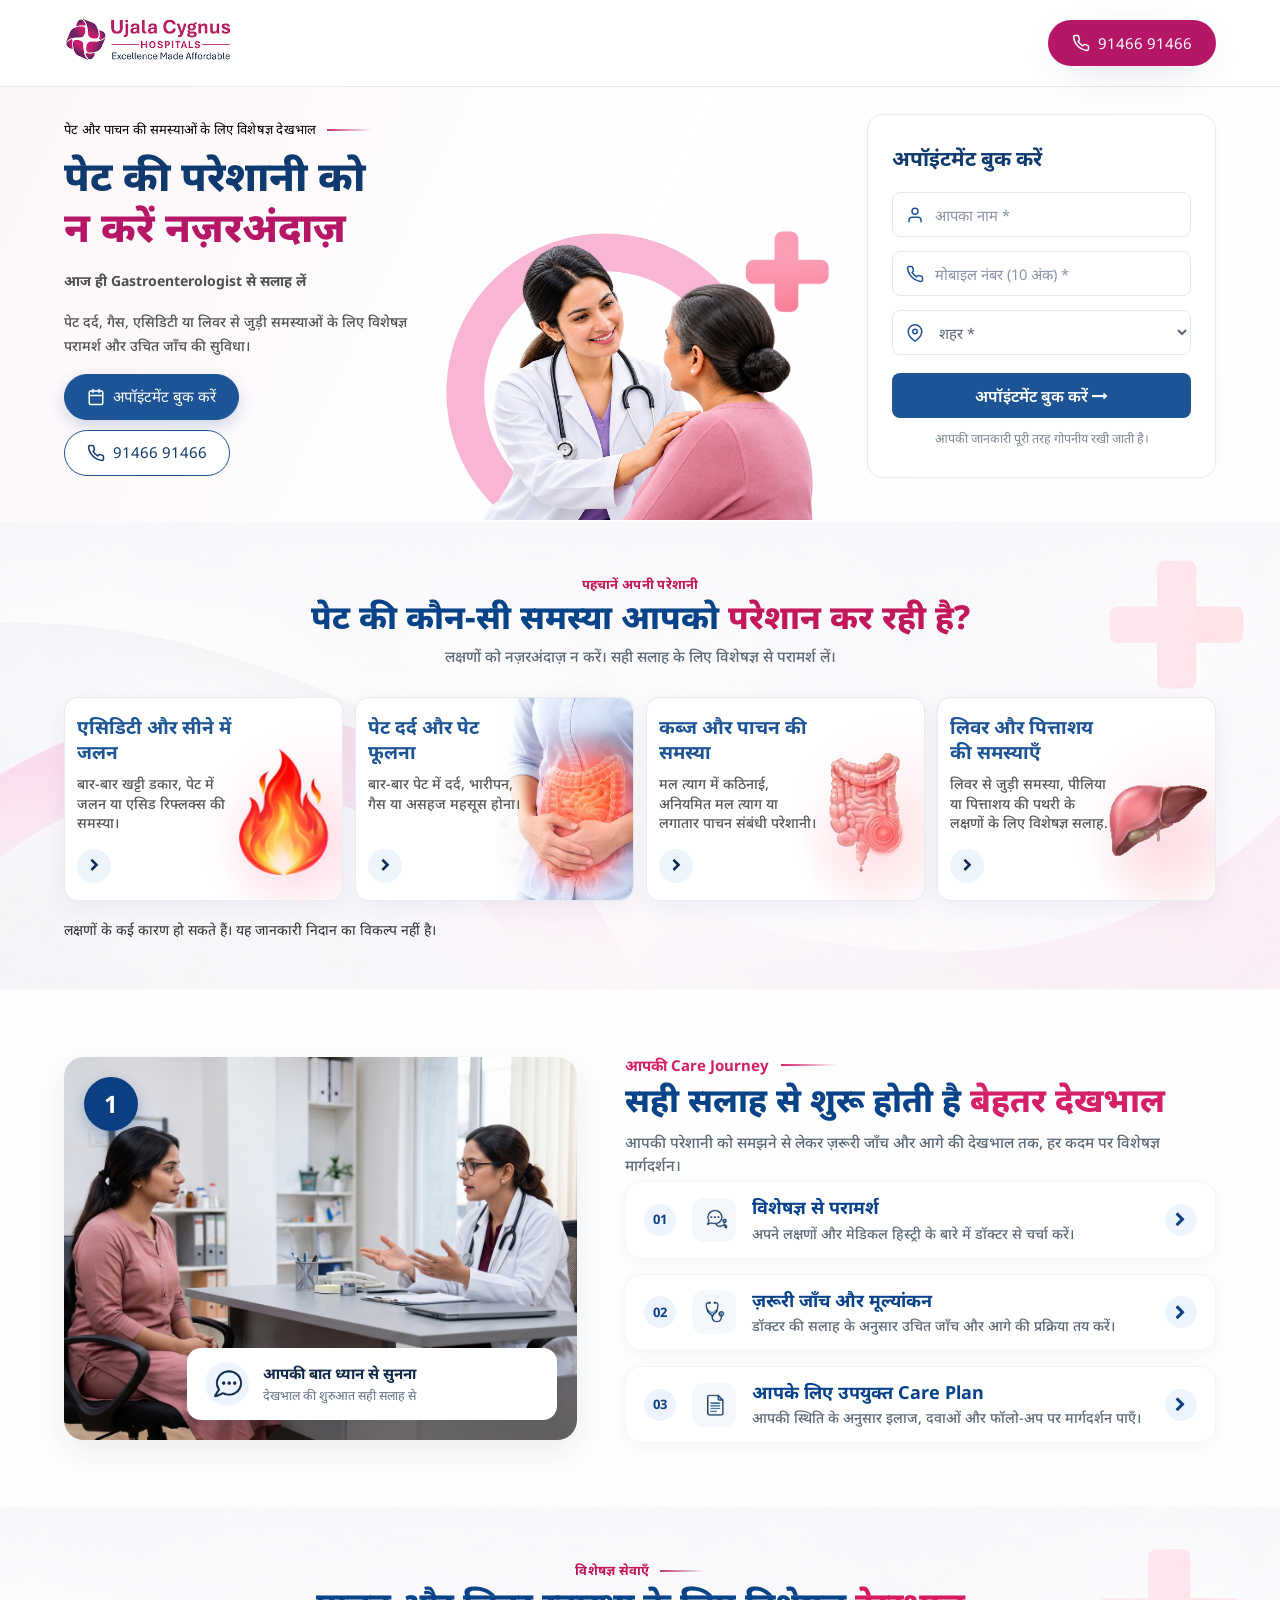
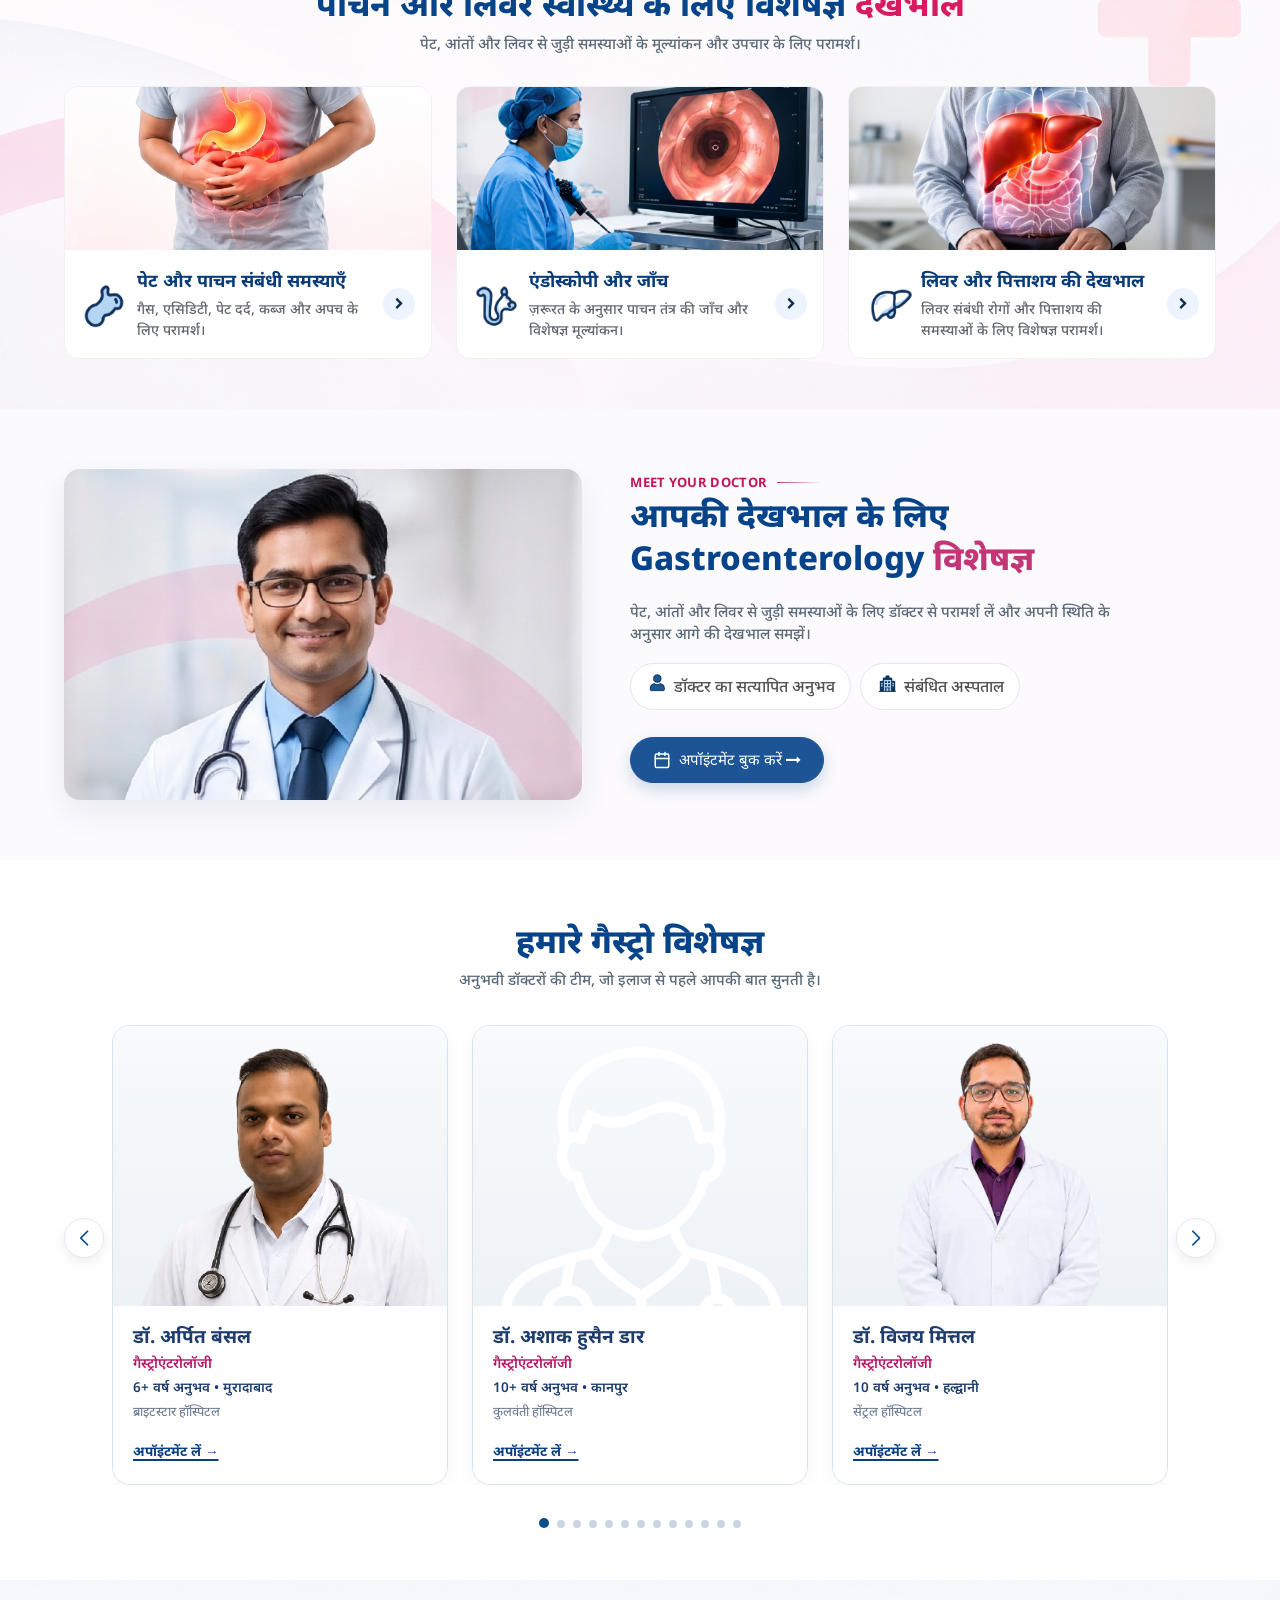
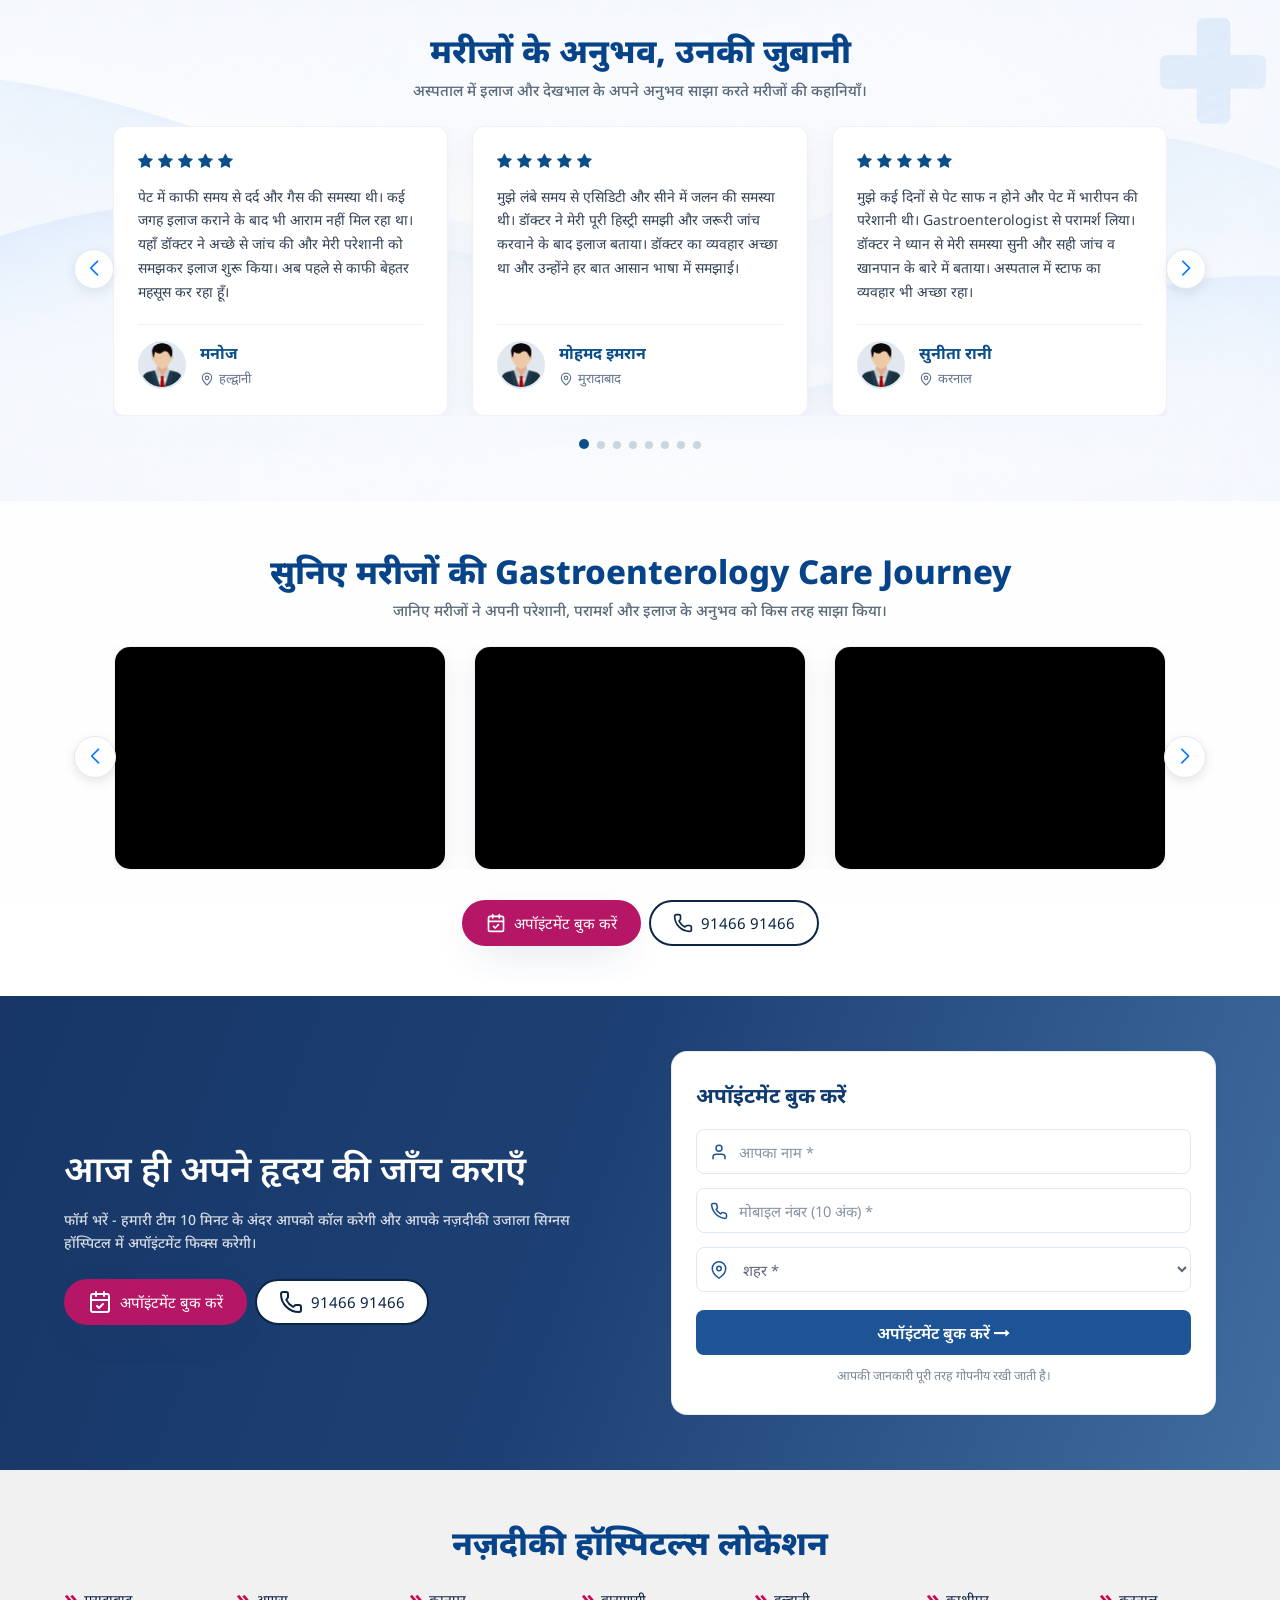
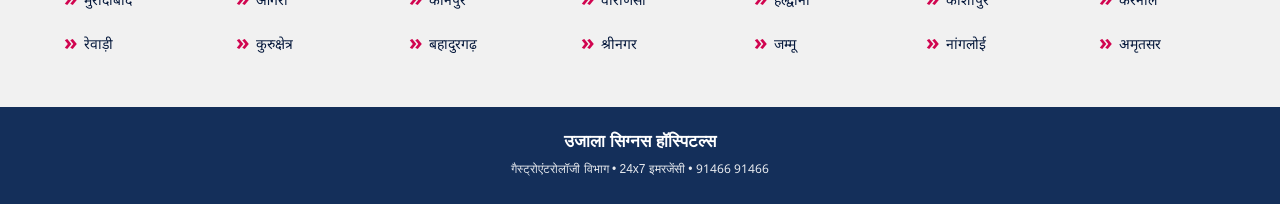
<file: index.html>
<!DOCTYPE html>
<html lang="hi">

<head>
    <meta charset="UTF-8">
    <meta name="next-size-adjust" />
    <meta name="viewport" content="width=device-width, initial-scale=1.0">
    <title>पेट और पाचन की समस्याओं के लिए विशेषज्ञ देखभाल | उजाला सिग्नस हॉस्पिटल्स</title>
    <meta name="description"
        content="पेट दर्द, गैस, एसिडिटी या लिवर से जुड़ी समस्याओं के लिए विशेषज्ञ परामर्श और उचित जाँच की सुविधा। आज ही Gastroenterologist से सलाह लें।">
    <link rel="icon" href="assets/images/favicon.ico" type="image/x-icon" sizes="59x59" />
    <link rel="preconnect" href="https://fonts.googleapis.com">
    <link rel="preconnect" href="https://fonts.gstatic.com" crossorigin>
    <link href="https://fonts.googleapis.com/css2?family=Noto+Sans:wght@400;500;600;700;800&display=swap"
        rel="stylesheet">
    <link rel="stylesheet" href="assets/css/style.css?v=6">
    <link rel="stylesheet" href="https://cdn.jsdelivr.net/npm/swiper@11/swiper-bundle.min.css" />
    <link rel="stylesheet" href="https://cdnjs.cloudflare.com/ajax/libs/font-awesome/4.7.0/css/font-awesome.min.css">
</head>

<body>
    <!-- Header section: keep the original logo and phone navigation. -->
    <header class="navbar hero-navbar" id="navbar">
        <div class="srcn-container">
            <div class="nav-container">
                <a href="index.html" class="exact-brand-logo">
                    <img src="assets/images/logo.png" alt="Ujala Cygnus Hospitals Logo" class="header-logo-img">
                </a>
                <a href="tel:9146691466" class="btn btn-speak-expert">
                    <svg width="18" height="18" viewBox="0 0 24 24" fill="none" stroke="currentColor" stroke-width="2"
                        stroke-linecap="round" stroke-linejoin="round">
                        <path
                            d="M22 16.92v3a2 2 0 0 1-2.18 2 19.79 19.79 0 0 1-8.63-3.07 19.5 19.5 0 0 1-6-6 19.79 19.79 0 0 1-3.07-8.67A2 2 0 0 1 4.11 2h3a2 2 0 0 1 2 1.72 12.84 12.84 0 0 0 .7 2.81 2 2 0 0 1-.45 2.11L8.09 9.91a16 16 0 0 0 6 6l1.27-1.27a2 2 0 0 1 2.11-.45 12.84 12.84 0 0 0 2.81.7A2 2 0 0 1 22 16.92z">
                        </path>
                    </svg>
                    <span>91466 91466</span>
                </a>
            </div>
        </div>
    </header>

    <!-- Mobile Sticky Dropdown Bar (Phone View) -->
    <div class="mobile-sticky-bar" id="mobileStickyBar">
        <div class="srcn-container">
            <div class="mobile-sticky-pill" id="mobileStickyToggle" role="button" tabindex="0" aria-expanded="false"
                aria-label="अपॉइंटमेंट बुक करें ड्रॉपडाउन">
                <div class="pill-content-left">
                    <span class="pill-phone-icon">
                        <svg width="18" height="18" viewBox="0 0 24 24" fill="#16a34a" aria-hidden="true">
                            <path
                                d="M20.01 15.38c-1.23 0-2.42-.2-3.53-.56a.977.977 0 00-1.01.24l-2.2 2.2a15.048 15.048 0 01-6.59-6.59l2.2-2.21a.96.96 0 00.25-1A11.396 11.396 0 018.57 3.9c0-.55-.45-1-1-1H4c-.55 0-1 .45-1 1 0 9.39 7.61 17 17 17 .55 0 1-.45 1-1v-3.52c0-.55-.45-1-.99-1z" />
                        </svg>
                    </span>
                    <span class="pill-title">अपॉइंटमेंट बुक करें</span>
                </div>
                <span class="pill-chevron-box">
                    <svg class="pill-chevron-icon" width="14" height="14" viewBox="0 0 24 24" fill="none"
                        stroke="currentColor" stroke-width="2.5" stroke-linecap="round" stroke-linejoin="round"
                        aria-hidden="true">
                        <polyline points="6 9 12 15 18 9"></polyline>
                    </svg>
                </span>
            </div>

            <!-- Dropdown Form Card -->
            <div class="mobile-sticky-dropdown" id="mobileStickyDropdown">
                <div class="form-card mobile-form-card">
                    <div class="mobile-dropdown-header">
                        <h2 class="form-title">अपॉइंटमेंट बुक करें</h2>
                        <button type="button" class="mobile-dropdown-close" id="closeMobileDropdown"
                            aria-label="बंद करें">
                            <svg width="20" height="20" viewBox="0 0 24 24" fill="none" stroke="currentColor"
                                stroke-width="2" stroke-linecap="round" stroke-linejoin="round">
                                <line x1="18" y1="6" x2="6" y2="18"></line>
                                <line x1="6" y1="6" x2="18" y2="18"></line>
                            </svg>
                        </button>
                    </div>

                    <form action="thank-you.html" method="get" class="callback-form" id="mobileLeadForm">
                        <div class="input-group">
                            <span class="input-icon">
                                <svg width="18" height="18" viewBox="0 0 24 24" fill="none" stroke="currentColor"
                                    stroke-width="2" stroke-linecap="round" stroke-linejoin="round">
                                    <path d="M20 21v-2a4 4 0 0 0-4-4H8a4 4 0 0 0-4 4v2"></path>
                                    <circle cx="12" cy="7" r="4"></circle>
                                </svg>
                            </span>
                            <input type="text" name="name" placeholder="आपका नाम *" required />
                        </div>

                        <div class="input-group">
                            <span class="input-icon">
                                <svg width="18" height="18" viewBox="0 0 24 24" fill="none" stroke="currentColor"
                                    stroke-width="2" stroke-linecap="round" stroke-linejoin="round">
                                    <path
                                        d="M22 16.92v3a2 2 0 0 1-2.18 2 19.79 19.79 0 0 1-8.63-3.07 19.5 19.5 0 0 1-6-6 19.79 19.79 0 0 1-3.07-8.67A2 2 0 0 1 4.11 2h3a2 2 0 0 1 2 1.72 12.84 12.84 0 0 0 .7 2.81 2 2 0 0 1-.45 2.11L8.09 9.91a16 16 0 0 0 6 6l1.27-1.27a2 2 0 0 1 2.11-.45 12.84 12.84 0 0 0 2.81.7A2 2 0 0 1 22 16.92z">
                                    </path>
                                </svg>
                            </span>
                            <input type="tel" name="phone" placeholder="मोबाइल नंबर (10 अंक) *" pattern="[0-9]{10}"
                                maxlength="10" required />
                        </div>

                        <div class="input-group">
                            <span class="input-icon">
                                <svg width="18" height="18" viewBox="0 0 24 24" fill="none" stroke="currentColor"
                                    stroke-width="2" stroke-linecap="round" stroke-linejoin="round">
                                    <path d="M21 10c0 7-9 13-9 13s-9-6-9-13a9 9 0 0 1 18 0z"></path>
                                    <circle cx="12" cy="10" r="3"></circle>
                                </svg>
                            </span>
                            <select name="city" required>
                                <option value="" disabled selected>शहर *</option>
                                <option value="delhi">दिल्ली</option>
                                <option value="noida">नोएडा</option>
                                <option value="sonipat">सोनीपत</option>
                                <option value="kurukshetra">कुरुक्षेत्र</option>
                                <option value="varanasi">वाराणसी</option>
                                <option value="kanpur">कानपुर</option>
                            </select>
                        </div>

                        <button type="submit" class="btn-submit">अपॉइंटमेंट बुक करें <i class="fa fa-long-arrow-right"
                                aria-hidden="true"></i></button>
                    </form>

                    <p class="privacy-note">आपकी जानकारी पूरी तरह गोपनीय रखी जाती है।</p>
                </div>
            </div>
        </div>
    </div>

    <!-- Mobile Dropdown Backdrop -->
    <div class="mobile-sticky-backdrop" id="mobileStickyBackdrop"></div>

    <section class="hero-banner">
        <div class="srcn-container">
            <div class="hero-container">
                <div class="hero-content">
                    <span class="hero-pink-sub accent-lines section-eyebrow section-eyebrow">पेट और पाचन की समस्याओं के
                        लिए विशेषज्ञ
                        देखभाल</span>

                    <h1 class="hero-title">
                        पेट की परेशानी को
                        <span class="text-navy"> न करें नज़रअंदाज़
                        </span>
                    </h1>

                    <span class="hero-subtitle">
                        <b>
                            आज ही Gastroenterologist से सलाह लें
                        </b>
                    </span>
                    <p class="hero-subtitle">पेट दर्द, गैस, एसिडिटी या लिवर से जुड़ी समस्याओं के लिए विशेषज्ञ परामर्श और
                        उचित जाँच की सुविधा।
                    </p>

                    <div class="hero-actions">
                        <a href="#callback-form" class="btn btn-primary">
                            <svg width="18" height="18" viewBox="0 0 24 24" fill="none" stroke="currentColor"
                                stroke-width="2" stroke-linecap="round" stroke-linejoin="round">
                                <rect x="3" y="4" width="18" height="18" rx="2" ry="2"></rect>
                                <line x1="16" y1="2" x2="16" y2="6"></line>
                                <line x1="8" y1="2" x2="8" y2="6"></line>
                                <line x1="3" y1="10" x2="21" y2="10"></line>
                            </svg>
                            <span>अपॉइंटमेंट बुक करें </span>
                        </a>

                        <a href="tel:9146691466" class="btn btn-outline">
                            <svg width="18" height="18" viewBox="0 0 24 24" fill="none" stroke="currentColor"
                                stroke-width="2" stroke-linecap="round" stroke-linejoin="round">
                                <path
                                    d="M22 16.92v3a2 2 0 0 1-2.18 2 19.79 19.79 0 0 1-8.63-3.07 19.5 19.5 0 0 1-6-6 19.79 19.79 0 0 1-3.07-8.67A2 2 0 0 1 4.11 2h3a2 2 0 0 1 2 1.72 12.84 12.84 0 0 0 .7 2.81 2 2 0 0 1-.45 2.11L8.09 9.91a16 16 0 0 0 6 6l1.27-1.27a2 2 0 0 1 2.11-.45 12.84 12.84 0 0 0 2.81.7A2 2 0 0 1 22 16.92z">
                                </path>
                            </svg>
                            <span>91466 91466</span>
                        </a>
                    </div>
                </div>
                <div class="hero-spacer" aria-hidden="true">
                    <img src="assets/images/compassionate-doctor-patient-consultation-img.webp" alt="">
                </div>

                <div class="form-card" id="callback-form">
                    <h2 class="form-title">अपॉइंटमेंट बुक करें</h2>

                    <form action="thank-you.html" method="get" class="callback-form" id="leadForm">
                        <div class="input-group">
                            <span class="input-icon">
                                <svg width="18" height="18" viewBox="0 0 24 24" fill="none" stroke="currentColor"
                                    stroke-width="2" stroke-linecap="round" stroke-linejoin="round">
                                    <path d="M20 21v-2a4 4 0 0 0-4-4H8a4 4 0 0 0-4 4v2"></path>
                                    <circle cx="12" cy="7" r="4"></circle>
                                </svg>
                            </span>
                            <input type="text" name="name" placeholder="आपका नाम *" required />
                        </div>

                        <div class="input-group">
                            <span class="input-icon">
                                <svg width="18" height="18" viewBox="0 0 24 24" fill="none" stroke="currentColor"
                                    stroke-width="2" stroke-linecap="round" stroke-linejoin="round">
                                    <path
                                        d="M22 16.92v3a2 2 0 0 1-2.18 2 19.79 19.79 0 0 1-8.63-3.07 19.5 19.5 0 0 1-6-6 19.79 19.79 0 0 1-3.07-8.67A2 2 0 0 1 4.11 2h3a2 2 0 0 1 2 1.72 12.84 12.84 0 0 0 .7 2.81 2 2 0 0 1-.45 2.11L8.09 9.91a16 16 0 0 0 6 6l1.27-1.27a2 2 0 0 1 2.11-.45 12.84 12.84 0 0 0 2.81.7A2 2 0 0 1 22 16.92z">
                                    </path>
                                </svg>
                            </span>
                            <input type="tel" name="phone" placeholder="मोबाइल नंबर (10 अंक) *" pattern="[0-9]{10}"
                                maxlength="10" required />
                        </div>

                        <div class="input-group">
                            <span class="input-icon">
                                <svg width="18" height="18" viewBox="0 0 24 24" fill="none" stroke="currentColor"
                                    stroke-width="2" stroke-linecap="round" stroke-linejoin="round">
                                    <path d="M21 10c0 7-9 13-9 13s-9-6-9-13a9 9 0 0 1 18 0z"></path>
                                    <circle cx="12" cy="10" r="3"></circle>
                                </svg>
                            </span>
                            <select name="city" required>
                                <option value="" disabled selected>शहर *</option>
                                <option value="delhi">दिल्ली</option>
                                <option value="noida">नोएडा</option>
                                <option value="sonipat">सोनीपत</option>
                                <option value="kurukshetra">कुरुक्षेत्र</option>
                                <option value="varanasi">वाराणसी</option>
                                <option value="kanpur">कानपुर</option>
                            </select>
                        </div>

                        <button type="submit" class="btn-submit">अपॉइंटमेंट बुक करें <i class="fa fa-long-arrow-right"
                                aria-hidden="true"></i></button>
                    </form>

                    <p class="privacy-note">आपकी जानकारी पूरी तरह गोपनीय रखी जाती है।</p>
                </div>
            </div>
        </div>
    </section>

    <!-- Digestive symptoms section: help visitors recognize common concerns. -->
    <section class="section problem-section  services-section-banner" id="problems">
        <div class="srcn-container">
            <div class="section-header text-center">
                <span class="section-pill-badge">पहचानें अपनी परेशानी</span>
                <h2 class="section-title">
                    पेट की कौन-सी समस्या आपको
                    <span class="text-highlight"> परेशान कर रही है?</span>
                </h2>
                <p class="section-subtitle">
                    लक्षणों को नज़रअंदाज़ न करें। सही सलाह के लिए विशेषज्ञ से परामर्श लें।
                </p>
            </div>

            <div class="problem-cards-grid">
                <!-- Card 1: Acidity -->
                <div class="problem-card">
                    <div class="problem-card-inner">
                        <div class="problem-card-content">
                            <h3 class="problem-card-title">एसिडिटी और सीने में जलन</h3>
                            <p class="problem-card-desc">बार-बार खट्टी डकार, पेट में जलन या एसिड रिफ्लक्स की समस्या।</p>
                        </div>
                        <div class="problem-card-visual card-acidity">
                            <img src="assets/images/Glossy-Layered-Icon-img.webp" alt="एसिडिटी और सीने में जलन"
                                class="problem-card-icon">
                        </div>
                    </div>
                    <a href="#doctors" class="problem-card-arrow" aria-label="एसिडिटी और सीने में जलन परामर्श">
                        <i class="fa fa-chevron-right" aria-hidden="true"></i>
                    </a>
                </div>

                <!-- Card 2: Stomach Pain & Indigestion -->
                <div class="problem-card">
                    <div class="problem-card-inner">
                        <div class="problem-card-content">
                            <h3 class="problem-card-title">पेट दर्द और पेट फूलना</h3>
                            <p class="problem-card-desc">बार-बार पेट में दर्द, भारीपन, गैस या असहज महसूस होना।</p>
                        </div>
                        <div class="problem-card-visual card-stomachs">
                            <img src="assets/images/problem-stomach-img.webp" alt="पेट दर्द और अपच"
                                class="problem-card-icon">
                        </div>
                    </div>
                    <a href="#doctors" class="problem-card-arrow" aria-label="पेट दर्द और अपच परामर्श">
                        <i class="fa fa-chevron-right" aria-hidden="true"></i>
                    </a>
                </div>

                <!-- Card 3: Constipation or Diarrhea -->
                <div class="problem-card">
                    <div class="problem-card-inner">
                        <div class="problem-card-content">
                            <h3 class="problem-card-title">कब्ज और पाचन की समस्या</h3>
                            <p class="problem-card-desc">मल त्याग में कठिनाई, अनियमित मल त्याग या लगातार पाचन संबंधी
                                परेशानी।</p>
                        </div>
                        <div class="problem-card-visual card-constipation">
                            <img src="assets/images/problem-constipation-img.webp" alt="कब्ज या दस्त"
                                class="problem-card-icon">
                        </div>
                    </div>
                    <a href="#doctors" class="problem-card-arrow" aria-label="कब्ज या दस्त परामर्श">
                        <i class="fa fa-chevron-right" aria-hidden="true"></i>
                    </a>
                </div>

                <!-- Card 4: Liver Related Issues -->
                <div class="problem-card">
                    <div class="problem-card-inner">
                        <div class="problem-card-content">
                            <h3 class="problem-card-title">लिवर और पित्ताशय की समस्याएँ</h3>
                            <p class="problem-card-desc">लिवर से जुड़ी समस्या, पीलिया या पित्ताशय की पथरी के लक्षणों के
                                लिए विशेषज्ञ सलाह.</p>
                        </div>
                        <div class="problem-card-visual card-liver">
                            <img src="assets/images/problem-liver-img.webp" alt="लिवर संबंधित समस्याएँ"
                                class="problem-card-icon">
                        </div>
                    </div>
                    <a href="#doctors" class="problem-card-arrow" aria-label="लिवर संबंधित समस्याएँ परामर्श">
                        <i class="fa fa-chevron-right" aria-hidden="true"></i>
                    </a>
                </div>
            </div>

            <p class="problem-disclaimer-text">
                लक्षणों के कई कारण हो सकते हैं। यह जानकारी निदान का विकल्प नहीं है।
            </p>
        </div>
    </section>


    <!-- Care journey section: explain the consultation, tests, and care plan. -->
    <section class="care-journey-section" id="care-journey">
        <div class="srcn-container">
            <div class=" care-journey-layout">
                <div class="care-journey-photo ">
                    <img src="assets/images/care-journey-consultation-img.webp"
                        alt="डॉक्टर से पाचन संबंधी समस्या पर परामर्श लेती मरीज़">
                    <span class="journey-photo-number" aria-hidden="true">1</span>
                    <div class="journey-photo-note">
                        <span class="journey-note-icon"><img src="assets/images/chat-icon-img.webp"
                                alt="आपकी बात ध्यान से सुनना"></span>
                        <span>
                            <strong>आपकी बात ध्यान से सुनना</strong>
                            <small>देखभाल की शुरुआत सही सलाह से</small>
                        </span>
                    </div>
                </div>

                <div class="care-journey-content">
                    <span class="section-eyebrow">आपकी Care Journey</span>
                    <h2 class="section-title">सही सलाह से शुरू होती है <span class="text-highlight">बेहतर देखभाल</span>
                    </h2>
                    <p class="section-subtitle">आपकी परेशानी को समझने से लेकर ज़रूरी जाँच और आगे की देखभाल तक, हर कदम पर
                        विशेषज्ञ मार्गदर्शन।</p>
                    <ol class="journey-steps">
                        <li class="journey-step">
                            <span class="journey-step-number">01</span>
                            <span class="journey-step-icon" aria-hidden="true">
                                <img src="assets/images/Consultation-img.webp" alt="">
                            </span>
                            <span class="journey-step-copy">
                                <strong> विशेषज्ञ से परामर्श</strong>
                                <small>अपने लक्षणों और मेडिकल हिस्ट्री के बारे में डॉक्टर से चर्चा करें।</small>
                            </span>
                            <span class="journey-step-arrow" aria-hidden="true"><i class="fa fa-chevron-right"
                                    aria-hidden="true"></i></span>
                        </li>
                        <li class="journey-step">
                            <span class="journey-step-number">02</span>
                            <span class="journey-step-icon" aria-hidden="true">
                                <img src="assets/images/necessary-check-ups-img.webp" alt="">
                            </span>
                            <span class="journey-step-copy">
                                <strong> ज़रूरी जाँच और मूल्यांकन</strong>
                                <small>डॉक्टर की सलाह के अनुसार उचित जाँच और आगे की प्रक्रिया तय करें।</small>
                            </span>
                            <span class="journey-step-arrow" aria-hidden="true"><i class="fa fa-chevron-right"
                                    aria-hidden="true"></i></span>
                        </li>
                        <li class="journey-step">
                            <span class="journey-step-number">03</span>
                            <span class="journey-step-icon" aria-hidden="true">
                                <img src="assets/images/treatment-plan.webp" alt="">
                            </span>
                            <span class="journey-step-copy">
                                <strong>आपके लिए उपयुक्त Care Plan</strong>
                                <small>आपकी स्थिति के अनुसार इलाज, दवाओं और फॉलो-अप पर मार्गदर्शन पाएँ।</small>
                            </span>
                            <span class="journey-step-arrow" aria-hidden="true"><i class="fa fa-chevron-right"
                                    aria-hidden="true"></i></span>
                        </li>
                    </ol>
                </div>
            </div>

        </div>
    </section>

    <!-- Digestive services section: show consultation, diagnostics, and liver care. -->
    <section class="services-section services-section-banner" id="services">
        <div class="srcn-container">
            <div class="section-header text-center">
                <span class="section-eyebrow section-pill-badge">विशेषज्ञ सेवाएँ</span>
                <h2 class="section-title section-title">पाचन और लिवर स्वास्थ्य के लिए विशेषज्ञ <span
                        class="text-highlight">देखभाल</span></h2>
                <p class="section-subtitle ">पेट, आंतों और लिवर से जुड़ी समस्याओं के मूल्यांकन और उपचार के लिए परामर्श।
                </p>
            </div>

            <div class="cards-grid">
                <a href="#doctors" class="service-card">
                    <div class="card-image-wrap">
                        <img src="assets/images/stomach-care-img.webp" alt="पेट की परेशानी के लिए डॉक्टर से परामर्श">
                    </div>
                    <div class="card-body">
                        <div class="card-body-icon-img">
                            <img src="assets/images/expert-consultation-img.webp" alt="विशेषज्ञ परामर्श आइकन">
                        </div>
                        <span class="card-arrow" aria-hidden="true">
                            <i class="fa fa-chevron-right" aria-hidden="true"></i>
                        </span>
                        <h3 class="card-title">पेट और पाचन संबंधी समस्याएँ</h3>
                        <p class="card-desc">गैस, एसिडिटी, पेट दर्द, कब्ज और अपच के लिए परामर्श।</p>
                    </div>
                </a>

                <a href="#doctors" class="service-card">
                    <div class="card-image-wrap">
                        <img src="assets/images/endoscopy-service.webp" alt="एंडोस्कोपी और पाचन संबंधी जाँच">
                    </div>
                    <div class="card-body">
                        <div class="card-body-icon-img">
                            <img src="assets/images/tests-and-diagnostics-img.webp" alt="एंडोस्कोपी और जाँच">
                        </div>
                        <span class="card-arrow" aria-hidden="true">
                            <i class="fa fa-chevron-right" aria-hidden="true"></i>
                        </span>
                        <h3 class="card-title">एंडोस्कोपी और जाँच</h3>
                        <p class="card-desc">ज़रूरत के अनुसार पाचन तंत्र की जाँच और विशेषज्ञ मूल्यांकन।</p>
                    </div>
                </a>

                <a href="#doctors" class="service-card">
                    <div class="card-image-wrap">
                        <img src="assets/images/liver-care-img.webp" alt="लिवर और पाचन स्वास्थ्य की देखभाल">
                    </div>
                    <div class="card-body">
                        <div class="card-body-icon-img">
                            <img src="assets/images/liver-digestion-care-img.webp" alt="लिवर और पाचन देखभाल आइकन">
                        </div>
                        <span class="card-arrow" aria-hidden="true">
                            <i class="fa fa-chevron-right" aria-hidden="true"></i>
                        </span>
                        <h3 class="card-title">लिवर और पित्ताशय की देखभाल</h3>
                        <p class="card-desc">लिवर संबंधी रोगों और पित्ताशय की समस्याओं के लिए विशेषज्ञ परामर्श।</p>
                    </div>
                </a>
            </div>
        </div>
    </section>

    <!-- Meet the doctor section: introduce digestive-care consultation. -->
    <section class="meet-doctor-section" id="doctors">
        <div class="srcn-container meet-doctor-card">
            <div class="meet-doctor-photo"><img src="assets/images/meet-doctor-img.webp"
                    alt="पाचन स्वास्थ्य के लिए परामर्श देते डॉक्टर"></div>
            <div class="meet-doctor-content hospital-locations">
                <span class="section-eyebrow section-pill-badge">MEET YOUR DOCTOR</span>
                <h2 class="section-title ">आपकी देखभाल के लिए Gastroenterology <span
                        class="text-highlight">विशेषज्ञ</span></h2>
                <p class="section-subtitle">पेट, आंतों और लिवर से जुड़ी समस्याओं के लिए डॉक्टर से परामर्श लें और अपनी
                    स्थिति के अनुसार आगे की देखभाल समझें।</p>
                <div>
                    <div class="trust-badges">
                        <div class="trust-badge">
                            <span class="trust-badge-icon">
                                <img src="assets/images/consultation-digestive-health-img.webp"
                                    alt="डॉक्टर का सत्यापित अनुभव">
                            </span>
                            <span class="trust-badge-text">डॉक्टर का सत्यापित अनुभव</span>
                        </div>

                        <div class="trust-badge">
                            <span class="trust-badge-icon">
                                <img src="assets/images/guidance-testing-img.webp" alt="संबंधित अस्पताल">
                            </span>
                            <span class="trust-badge-text">संबंधित अस्पताल</span>
                        </div>
                    </div>
                </div>
                <a href="#callback-form" class="btn btn-primary">
                    <svg width="18" height="18" viewBox="0 0 24 24" fill="none" stroke="currentColor" stroke-width="2"
                        stroke-linecap="round" stroke-linejoin="round">
                        <rect x="3" y="4" width="18" height="18" rx="2" ry="2"></rect>
                        <line x1="16" y1="2" x2="16" y2="6"></line>
                        <line x1="8" y1="2" x2="8" y2="6"></line>
                        <line x1="3" y1="10" x2="21" y2="10"></line>
                    </svg>
                    <span>अपॉइंटमेंट बुक करें <i class="fa fa-long-arrow-right" aria-hidden="true"></i></span>
                </a>
            </div>
        </div>
    </section>

    <!-- Doctors slider section: specialists team slider -->
    <section class="section doctors-section" id="doctors-slider">
        <div class="srcn-container">
            <div class="section-heading stats-main-heading hospital-locations">
                <h2 class="section-title">हमारे गैस्ट्रो विशेषज्ञ</h2>
                <p class="section-subtitle">अनुभवी डॉक्टरों की टीम, जो इलाज से पहले आपकी बात सुनती है।</p>
            </div>

            <div class="doctor-slider-wrapper">
                <div class="swiper doctor-slider">
                    <div class="swiper-wrapper">

                        <!-- Doctor 1: Dr. Arpit Bansal -->
                        <div class="swiper-slide">
                            <article class="doctor-card">
                                <div class="doctor-card-inner">
                                    <div class="doctor-image">
                                        <img src="assets/images/dr-arpit-bansal-img.webp" alt="डॉ. अर्पित बंसल" loading="lazy">
                                    </div>
                                    <div class="doctor-info">
                                        <div class="doctor-info-text">
                                            <h3 class="doctor-name">डॉ. अर्पित बंसल</h3>
                                            <p class="doctor-designation">गैस्ट्रोएंटरोलॉजी</p>
                                            <p class="doctor-experience">6+ वर्ष अनुभव • मुरादाबाद</p>
                                            <p class="doctor-hospital">ब्राइटस्टार हॉस्पिटल</p>
                                        </div>
                                        <div class="doctor-info-link">
                                            <a href="https://ujalacygnus.com/doctors/dr-arpit-bansal" target="_blank">अपॉइंटमेंट लें &rarr;</a>
                                        </div>
                                    </div>
                                </div>
                            </article>
                        </div>

                        <!-- Doctor 2: Dr. Ashaq Hussain Dar -->
                        <div class="swiper-slide">
                            <article class="doctor-card">
                                <div class="doctor-card-inner">
                                    <div class="doctor-image">
                                        <img src="assets/images/dr-ashaq-hussain-dar-img.png" alt="डॉ. अशाक हुसैन डार" loading="lazy">
                                    </div>
                                    <div class="doctor-info">
                                        <div class="doctor-info-text">
                                            <h3 class="doctor-name">डॉ. अशाक हुसैन डार</h3>
                                            <p class="doctor-designation">गैस्ट्रोएंटरोलॉजी</p>
                                            <p class="doctor-experience">10+ वर्ष अनुभव • कानपुर</p>
                                            <p class="doctor-hospital">कुलवंती हॉस्पिटल</p>
                                        </div>
                                        <div class="doctor-info-link">
                                            <a href="https://ujalacygnus.com/doctors/dr-ashaq-hussain-dar" target="_blank">अपॉइंटमेंट लें &rarr;</a>
                                        </div>
                                    </div>
                                </div>
                            </article>
                        </div>

                        <!-- Doctor 3: Dr. Vijay Mittal -->
                        <div class="swiper-slide">
                            <article class="doctor-card">
                                <div class="doctor-card-inner">
                                    <div class="doctor-image">
                                        <img src="assets/images/Dr-Vijay-Mittal-img.webp" alt="डॉ. विजय मित्तल" loading="lazy">
                                    </div>
                                    <div class="doctor-info">
                                        <div class="doctor-info-text">
                                            <h3 class="doctor-name">डॉ. विजय मित्तल</h3>
                                            <p class="doctor-designation">गैस्ट्रोएंटरोलॉजी</p>
                                            <p class="doctor-experience">10 वर्ष अनुभव • हल्द्वानी</p>
                                            <p class="doctor-hospital">सेंट्रल हॉस्पिटल</p>
                                        </div>
                                        <div class="doctor-info-link">
                                            <a href="https://ujalacygnus.com/doctors/dr-vijay-mittal" target="_blank">अपॉइंटमेंट लें &rarr;</a>
                                        </div>
                                    </div>
                                </div>
                            </article>
                        </div>

                        <!-- Doctor 4: Dr. Bhoopender Singh (Haldwani) -->
                        <div class="swiper-slide">
                            <article class="doctor-card">
                                <div class="doctor-card-inner">
                                    <div class="doctor-image">
                                        <img src="assets/images/Dr.-Bhoopender-Singh-img.png" alt="डॉ. भूपेंद्र सिंह" loading="lazy">
                                    </div>
                                    <div class="doctor-info">
                                        <div class="doctor-info-text">
                                            <h3 class="doctor-name">डॉ. भूपेंद्र सिंह</h3>
                                            <p class="doctor-designation">गैस्ट्रोएंटरोलॉजी</p>
                                            <p class="doctor-experience">8 वर्ष अनुभव • हल्द्वानी</p>
                                            <p class="doctor-hospital">सुपर स्पेशलिटी हॉस्पिटल</p>
                                        </div>
                                        <div class="doctor-info-link">
                                            <a href="https://ujalacygnus.com/doctors/dr-bhoopender-singh" target="_blank">अपॉइंटमेंट लें &rarr;</a>
                                        </div>
                                    </div>
                                </div>
                            </article>
                        </div>

                        <!-- Doctor 5: Dr. Sudip Chakraborty -->
                        <div class="swiper-slide">
                            <article class="doctor-card">
                                <div class="doctor-card-inner">
                                    <div class="doctor-image">
                                        <img src="assets/images/dr-sudip-chakroborty-img.webp" alt="डॉ. सुदीप चक्रवर्ती" loading="lazy">
                                    </div>
                                    <div class="doctor-info">
                                        <div class="doctor-info-text">
                                            <h3 class="doctor-name">डॉ. सुदीप चक्रवर्ती</h3>
                                            <p class="doctor-designation">गैस्ट्रोएंटरोलॉजी</p>
                                            <p class="doctor-experience">10 वर्ष अनुभव • काशीपुर</p>
                                            <p class="doctor-hospital">उजाला हॉस्पिटल</p>
                                        </div>
                                        <div class="doctor-info-link">
                                            <a href="https://ujalacygnus.com/doctors/dr-sudip-chakraborty" target="_blank">अपॉइंटमेंट लें &rarr;</a>
                                        </div>
                                    </div>
                                </div>
                            </article>
                        </div>

                        <!-- Doctor 6: Dr. Vibhuti Bambha -->
                        <div class="swiper-slide">
                            <article class="doctor-card">
                                <div class="doctor-card-inner">
                                    <div class="doctor-image">
                                        <img src="assets/images/dr-vibhuti-banana-img.png" alt="डॉ. विभूति बांभा" loading="lazy">
                                    </div>
                                    <div class="doctor-info">
                                        <div class="doctor-info-text">
                                            <h3 class="doctor-name">डॉ. विभूति बांभा</h3>
                                            <p class="doctor-designation">गैस्ट्रोएंटरोलॉजी</p>
                                            <p class="doctor-experience">3+ वर्ष अनुभव • करनाल</p>
                                            <p class="doctor-hospital">अमृतधारा हॉस्पिटल</p>
                                        </div>
                                        <div class="doctor-info-link">
                                            <a href="https://ujalacygnus.com/doctors/dr-vibhuti-bambha" target="_blank">अपॉइंटमेंट लें &rarr;</a>
                                        </div>
                                    </div>
                                </div>
                            </article>
                        </div>

                        <!-- Doctor 7: Dr. Rahul Gupta -->
                        <div class="swiper-slide">
                            <article class="doctor-card">
                                <div class="doctor-card-inner">
                                    <div class="doctor-image">
                                        <img src="assets/images/Dr-Rahul-Gupta-img.webp" alt="डॉ. राहुल गुप्ता" loading="lazy">
                                    </div>
                                    <div class="doctor-info">
                                        <div class="doctor-info-text">
                                            <h3 class="doctor-name">डॉ. राहुल गुप्ता</h3>
                                            <p class="doctor-designation">गैस्ट्रोएंटरोलॉजी</p>
                                            <p class="doctor-experience">3+ वर्ष अनुभव • करनाल</p>
                                            <p class="doctor-hospital">संजीव बंसल हॉस्पिटल</p>
                                        </div>
                                        <div class="doctor-info-link">
                                            <a href="https://ujalacygnus.com/doctors/dr-rahul-gupta-1" target="_blank">अपॉइंटमेंट लें &rarr;</a>
                                        </div>
                                    </div>
                                </div>
                            </article>
                        </div>

                        <!-- Doctor 8: Dr. Bhoopender Singh (Rewari) -->
                        <div class="swiper-slide">
                            <article class="doctor-card">
                                <div class="doctor-card-inner">
                                    <div class="doctor-image">
                                        <img src="assets/images/Dr.-Bhoopender-Singh-img.png" alt="डॉ. भूपेंद्र सिंह" loading="lazy">
                                    </div>
                                    <div class="doctor-info">
                                        <div class="doctor-info-text">
                                            <h3 class="doctor-name">डॉ. भूपेंद्र सिंह</h3>
                                            <p class="doctor-designation">गैस्ट्रोएंटरोलॉजी</p>
                                            <p class="doctor-experience">8 वर्ष अनुभव • रेवाड़ी</p>
                                            <p class="doctor-hospital">उजाला सिग्नस सुपर स्पेशलिटी हॉस्पिटल, रेवाड़ी</p>
                                        </div>
                                        <div class="doctor-info-link">
                                            <a href="https://ujalacygnus.com/doctors/dr-bhoopender-singh" target="_blank">अपॉइंटमेंट लें &rarr;</a>
                                        </div>
                                    </div>
                                </div>
                            </article>
                        </div>

                        <!-- Doctor 9: Dr. Sunil Jee Bhat -->
                        <div class="swiper-slide">
                            <article class="doctor-card">
                                <div class="doctor-card-inner">
                                    <div class="doctor-image">
                                        <img src="assets/images/Dr.-Sunil-Jee-Bhat-img.png" alt="डॉ. सुनील जी भट" loading="lazy">
                                    </div>
                                    <div class="doctor-info">
                                        <div class="doctor-info-text">
                                            <h3 class="doctor-name">डॉ. सुनील जी भट</h3>
                                            <p class="doctor-designation">गैस्ट्रोएंटरोलॉजी</p>
                                            <p class="doctor-experience">4 वर्ष अनुभव • पानीपत</p>
                                            <p class="doctor-hospital">महाराजा अग्रसेन हॉस्पिटल</p>
                                        </div>
                                        <div class="doctor-info-link">
                                            <a href="https://ujalacygnus.com/doctors/dr-sunil-jee-bhat" target="_blank">अपॉइंटमेंट लें &rarr;</a>
                                        </div>
                                    </div>
                                </div>
                            </article>
                        </div>

                        <!-- Doctor 10: Dr. Bilal Ahmad Mir -->
                        <div class="swiper-slide">
                            <article class="doctor-card">
                                <div class="doctor-card-inner">
                                    <div class="doctor-image">
                                        <img src="assets/images/Dr.-Bilal-Ahmad-Mir-img.webp" alt="डॉ. बिलाल अहमद मीर" loading="lazy">
                                    </div>
                                    <div class="doctor-info">
                                        <div class="doctor-info-text">
                                            <h3 class="doctor-name">डॉ. बिलाल अहमद मीर</h3>
                                            <p class="doctor-designation">गैस्ट्रोएंटरोलॉजी</p>
                                            <p class="doctor-experience">6+ वर्ष अनुभव • कुरुक्षेत्र</p>
                                            <p class="doctor-hospital">उजाला सिग्नस सुपर स्पेशलिटी हॉस्पिटल, कुरुक्षेत्र</p>
                                        </div>
                                        <div class="doctor-info-link">
                                            <a href="https://ujalacygnus.com/doctors/dr-bilal-ahmad-mir" target="_blank">अपॉइंटमेंट लें &rarr;</a>
                                        </div>
                                    </div>
                                </div>
                            </article>
                        </div>

                        <!-- Doctor 11: Dr. Manoj Gupta -->
                        <div class="swiper-slide">
                            <article class="doctor-card">
                                <div class="doctor-card-inner">
                                    <div class="doctor-image">
                                        <img src="assets/images/Dr-Manoj-Gupta-img.png" alt="डॉ. मनोज गुप्ता" loading="lazy">
                                    </div>
                                    <div class="doctor-info">
                                        <div class="doctor-info-text">
                                            <h3 class="doctor-name">डॉ. मनोज गुप्ता</h3>
                                            <p class="doctor-designation">गैस्ट्रो सर्जरी एवं ऑन्कोलॉजी</p>
                                            <p class="doctor-experience">25+ वर्ष अनुभव • जम्मू</p>
                                            <p class="doctor-hospital">उजाला सिग्नस जेके मेडिसिटी हॉस्पिटल, जम्मू</p>
                                        </div>
                                        <div class="doctor-info-link">
                                            <a href="https://ujalacygnus.com/doctors/dr-manoj-gupta" target="_blank">अपॉइंटमेंट लें &rarr;</a>
                                        </div>
                                    </div>
                                </div>
                            </article>
                        </div>

                        <!-- Doctor 12: Dr. Arun Dhotra -->
                        <div class="swiper-slide">
                            <article class="doctor-card">
                                <div class="doctor-card-inner">
                                    <div class="doctor-image">
                                        <img src="assets/images/Dr.-Arun-Dhotra-img.png" alt="डॉ. अरुण धोत्रा" loading="lazy">
                                    </div>
                                    <div class="doctor-info">
                                        <div class="doctor-info-text">
                                            <h3 class="doctor-name">डॉ. अरुण धोत्रा</h3>
                                            <p class="doctor-designation">गैस्ट्रोएंटरोलॉजी</p>
                                            <p class="doctor-experience">12+ वर्ष अनुभव • जम्मू</p>
                                            <p class="doctor-hospital">उजाला सिग्नस जेके मेडिसिटी हॉस्पिटल, जम्मू</p>
                                        </div>
                                        <div class="doctor-info-link">
                                            <a href="https://ujalacygnus.com/doctors/dr-arun-dhotra" target="_blank">अपॉइंटमेंट लें &rarr;</a>
                                        </div>
                                    </div>
                                </div>
                            </article>
                        </div>

                        <!-- Doctor 13: Dr. Chander Mohan -->
                        <div class="swiper-slide">
                            <article class="doctor-card">
                                <div class="doctor-card-inner">
                                    <div class="doctor-image">
                                        <img src="assets/images/dr-chander-mohan-img.webp" alt="डॉ. चंदर मोहन" loading="lazy">
                                    </div>
                                    <div class="doctor-info">
                                        <div class="doctor-info-text">
                                            <h3 class="doctor-name">डॉ. चंदर मोहन</h3>
                                            <p class="doctor-designation">गैस्ट्रोएंटरोलॉजी</p>
                                            <p class="doctor-experience">8+ वर्ष अनुभव • जम्मू</p>
                                            <p class="doctor-hospital">उजाला सिग्नस जेके मेडिसिटी हॉस्पिटल, जम्मू</p>
                                        </div>
                                        <div class="doctor-info-link">
                                            <a href="https://ujalacygnus.com/doctors/dr-chander-mohan" target="_blank">अपॉइंटमेंट लें &rarr;</a>
                                        </div>
                                    </div>
                                </div>
                            </article>
                        </div>

                    </div>
                </div>

                <!-- Navigation buttons (White circle buttons with blue chevron) -->
                <button class="swiper-button-prev doctor-prev" type="button" aria-label="Previous doctor"></button>
                <button class="swiper-button-next doctor-next" type="button" aria-label="Next doctor"></button>

                <!-- Pagination dots -->
                <div class="swiper-pagination doctor-pagination"></div>
            </div>
        </div>
    </section>

    <!-- Patient reviews section: display patient feedback. -->
    <section class="section reviews-section">
        <div class="srcn-container">

            <div class="section-heading stats-main-heading hospital-locations">

                <h2 class="section-title">मरीजों के अनुभव, उनकी जुबानी</h2>
                <p class="section-subtitle">अस्पताल में इलाज और देखभाल के अपने अनुभव साझा करते मरीजों की कहानियाँ।</p>
            </div>

            <div class="review-slider-wrapper">
                <div class="swiper review-slider">
                    <div class="swiper-wrapper">

                        <div class="swiper-slide">
                            <article class="review-card">
                                <div class="review-card-wrapper-inner">
                                    <div class="stars">
                                        <i class="fa fa-star" aria-hidden="true"></i>
                                        <i class="fa fa-star" aria-hidden="true"></i>
                                        <i class="fa fa-star" aria-hidden="true"></i>
                                        <i class="fa fa-star" aria-hidden="true"></i>
                                        <i class="fa fa-star" aria-hidden="true"></i>
                                    </div>

                                    <div class="review-card-content-area">
                                        <p>
                                            पेट में काफी समय से दर्द और गैस की समस्या थी। कई जगह इलाज कराने के बाद भी
                                            आराम नहीं मिल रहा था। यहाँ डॉक्टर ने अच्छे से जांच की और मेरी परेशानी को
                                            समझकर इलाज शुरू किया। अब पहले से काफी बेहतर महसूस कर रहा हूँ।
                                        </p>
                                    </div>

                                    <div class="review-user">
                                        <div class="review-user-info">
                                            <div class="review-user-image-wrapper">
                                                <img src="assets/images/review-user-1.jpg" alt="Review User"
                                                    class="review-user-image">
                                            </div>
                                            <div class="review-user-location-wrapper">
                                                <h3>मनोज </h3>
                                                <div class="review-user-location-wrappers">
                                                    <span class="review-user-location-icon">
                                                        <svg xmlns="http://www.w3.org/2000/svg" width="24" height="24"
                                                            viewBox="0 0 24 24" fill="none" stroke="currentColor"
                                                            stroke-width="2" stroke-linecap="round"
                                                            stroke-linejoin="round"
                                                            class="lucide lucide-map-pin h-3 w-3" aria-hidden="true">
                                                            <path
                                                                d="M20 10c0 4.993-5.539 10.193-7.399 11.799a1 1 0 0 1-1.202 0C9.539 20.193 4 14.993 4 10a8 8 0 0 1 16 0">
                                                            </path>
                                                            <circle cx="12" cy="10" r="3"></circle>
                                                        </svg>
                                                    </span>
                                                    <span class="review-user-location">हल्द्वानी</span>
                                                </div>
                                            </div>
                                        </div>
                                    </div>
                                </div>
                            </article>
                        </div>


                        <div class="swiper-slide">
                            <article class="review-card">
                                <div class="review-card-wrapper-inner">
                                    <div class="stars">
                                        <i class="fa fa-star" aria-hidden="true"></i>
                                        <i class="fa fa-star" aria-hidden="true"></i>
                                        <i class="fa fa-star" aria-hidden="true"></i>
                                        <i class="fa fa-star" aria-hidden="true"></i>
                                        <i class="fa fa-star" aria-hidden="true"></i>
                                    </div>

                                    <div class="review-card-content-area">
                                        <p>
                                            मुझे लंबे समय से एसिडिटी और सीने में जलन की समस्या थी। डॉक्टर ने मेरी पूरी
                                            हिस्ट्री समझी और जरूरी जांच करवाने के बाद इलाज बताया। डॉक्टर का व्यवहार
                                            अच्छा था और उन्होंने हर बात आसान भाषा में समझाई।
                                        </p>
                                    </div>

                                    <div class="review-user">
                                        <div class="review-user-info">
                                            <div class="review-user-image-wrapper">
                                                <img src="assets/images/review-user-1.jpg" alt="Review User"
                                                    class="review-user-image">
                                            </div>
                                            <div class="review-user-location-wrapper">
                                                <h3>मोहमद इमरान </h3>
                                                <div class="review-user-location-wrappers">
                                                    <span class="review-user-location-icon">
                                                        <svg xmlns="http://www.w3.org/2000/svg" width="24" height="24"
                                                            viewBox="0 0 24 24" fill="none" stroke="currentColor"
                                                            stroke-width="2" stroke-linecap="round"
                                                            stroke-linejoin="round"
                                                            class="lucide lucide-map-pin h-3 w-3" aria-hidden="true">
                                                            <path
                                                                d="M20 10c0 4.993-5.539 10.193-7.399 11.799a1 1 0 0 1-1.202 0C9.539 20.193 4 14.993 4 10a8 8 0 0 1 16 0">
                                                            </path>
                                                            <circle cx="12" cy="10" r="3"></circle>
                                                        </svg>
                                                    </span>
                                                    <span class="review-user-location">मुरादाबाद</span>
                                                </div>
                                            </div>
                                        </div>
                                    </div>
                                </div>
                            </article>
                        </div>


                        <div class="swiper-slide">
                            <article class="review-card">
                                <div class="review-card-wrapper-inner">
                                    <div class="stars">
                                        <i class="fa fa-star" aria-hidden="true"></i>
                                        <i class="fa fa-star" aria-hidden="true"></i>
                                        <i class="fa fa-star" aria-hidden="true"></i>
                                        <i class="fa fa-star" aria-hidden="true"></i>
                                        <i class="fa fa-star" aria-hidden="true"></i>
                                    </div>

                                    <div class="review-card-content-area">
                                        <p>
                                            मुझे कई दिनों से पेट साफ न होने और पेट में भारीपन की परेशानी थी।
                                            Gastroenterologist से परामर्श लिया। डॉक्टर ने ध्यान से मेरी समस्या सुनी और
                                            सही जांच व खानपान के बारे में बताया। अस्पताल में स्टाफ का व्यवहार भी अच्छा
                                            रहा।
                                        </p>
                                    </div>

                                    <div class="review-user">
                                        <div class="review-user-info">
                                            <div class="review-user-image-wrapper">
                                                <img src="assets/images/review-user-1.jpg" alt="Review User"
                                                    class="review-user-image">
                                            </div>
                                            <div class="review-user-location-wrapper">
                                                <h3>सुनीता रानी </h3>
                                                <div class="review-user-location-wrappers">
                                                    <span class="review-user-location-icon">
                                                        <svg xmlns="http://www.w3.org/2000/svg" width="24" height="24"
                                                            viewBox="0 0 24 24" fill="none" stroke="currentColor"
                                                            stroke-width="2" stroke-linecap="round"
                                                            stroke-linejoin="round"
                                                            class="lucide lucide-map-pin h-3 w-3" aria-hidden="true">
                                                            <path
                                                                d="M20 10c0 4.993-5.539 10.193-7.399 11.799a1 1 0 0 1-1.202 0C9.539 20.193 4 14.993 4 10a8 8 0 0 1 16 0">
                                                            </path>
                                                            <circle cx="12" cy="10" r="3"></circle>
                                                        </svg>
                                                    </span>
                                                    <span class="review-user-location">करनाल</span>
                                                </div>
                                            </div>
                                        </div>
                                    </div>
                                </div>
                            </article>
                        </div>

                        <div class="swiper-slide">
                            <article class="review-card">
                                <div class="review-card-wrapper-inner">
                                    <div class="stars">
                                        <i class="fa fa-star" aria-hidden="true"></i>
                                        <i class="fa fa-star" aria-hidden="true"></i>
                                        <i class="fa fa-star" aria-hidden="true"></i>
                                        <i class="fa fa-star" aria-hidden="true"></i>
                                        <i class="fa fa-star" aria-hidden="true"></i>
                                    </div>

                                    <div class="review-card-content-area">
                                        <p>
                                            काफी समय से पेट में दर्द और खाना खाने के बाद परेशानी होती थी। यहाँ Gastro
                                            डॉक्टर से दिखाया। डॉक्टर ने मेरी बात ध्यान से सुनी और इलाज के बारे में
                                            विस्तार से समझाया। इलाज के बाद मेरी परेशानी में काफी सुधार हुआ है।
                                        </p>
                                    </div>

                                    <div class="review-user">
                                        <div class="review-user-info">
                                            <div class="review-user-image-wrapper">
                                                <img src="assets/images/review-user-1.jpg" alt="Review User"
                                                    class="review-user-image">
                                            </div>
                                            <div class="review-user-location-wrapper">
                                                <h3>विकाश सिंह </h3>
                                                <div class="review-user-location-wrappers">
                                                    <span class="review-user-location-icon">
                                                        <svg xmlns="http://www.w3.org/2000/svg" width="24" height="24"
                                                            viewBox="0 0 24 24" fill="none" stroke="currentColor"
                                                            stroke-width="2" stroke-linecap="round"
                                                            stroke-linejoin="round"
                                                            class="lucide lucide-map-pin h-3 w-3" aria-hidden="true">
                                                            <path
                                                                d="M20 10c0 4.993-5.539 10.193-7.399 11.799a1 1 0 0 1-1.202 0C9.539 20.193 4 14.993 4 10a8 8 0 0 1 16 0">
                                                            </path>
                                                            <circle cx="12" cy="10" r="3"></circle>
                                                        </svg>
                                                    </span>
                                                    <span class="review-user-location">आगरा</span>
                                                </div>
                                            </div>
                                        </div>
                                    </div>
                                </div>
                            </article>
                        </div>

                        <div class="swiper-slide">
                            <article class="review-card">
                                <div class="review-card-wrapper-inner">
                                    <div class="stars">
                                        <i class="fa fa-star" aria-hidden="true"></i>
                                        <i class="fa fa-star" aria-hidden="true"></i>
                                        <i class="fa fa-star" aria-hidden="true"></i>
                                        <i class="fa fa-star" aria-hidden="true"></i>
                                        <i class="fa fa-star" aria-hidden="true"></i>
                                    </div>

                                    <div class="review-card-content-area">
                                        <p>
                                            मुझे पेट में सूजन, गैस और अपच की समस्या रहती थी। डॉक्टर ने अच्छे से जांच की
                                            और दवाइयों के साथ खानपान में बदलाव करने की सलाह दी। डॉक्टर ने बहुत धैर्य से
                                            मेरी सभी बातें सुनीं। अस्पताल का अनुभव अच्छा रहा।

                                        </p>
                                    </div>

                                    <div class="review-user">
                                        <div class="review-user-info">
                                            <div class="review-user-image-wrapper">
                                                <img src="assets/images/review-user-1.jpg" alt="Review User"
                                                    class="review-user-image">
                                            </div>
                                            <div class="review-user-location-wrapper">
                                                <h3>मीनू अहीरवाल</h3>
                                                <div class="review-user-location-wrappers">
                                                    <span class="review-user-location-icon">
                                                        <svg xmlns="http://www.w3.org/2000/svg" width="24" height="24"
                                                            viewBox="0 0 24 24" fill="none" stroke="currentColor"
                                                            stroke-width="2" stroke-linecap="round"
                                                            stroke-linejoin="round"
                                                            class="lucide lucide-map-pin h-3 w-3" aria-hidden="true">
                                                            <path
                                                                d="M20 10c0 4.993-5.539 10.193-7.399 11.799a1 1 0 0 1-1.202 0C9.539 20.193 4 14.993 4 10a8 8 0 0 1 16 0">
                                                            </path>
                                                            <circle cx="12" cy="10" r="3"></circle>
                                                        </svg>
                                                    </span>
                                                    <span class="review-user-location"> रेवाड़ी</span>
                                                </div>
                                            </div>
                                        </div>
                                    </div>
                                </div>
                            </article>
                        </div>

                        <div class="swiper-slide">
                            <article class="review-card">
                                <div class="review-card-wrapper-inner">
                                    <div class="stars">
                                        <i class="fa fa-star" aria-hidden="true"></i>
                                        <i class="fa fa-star" aria-hidden="true"></i>
                                        <i class="fa fa-star" aria-hidden="true"></i>
                                        <i class="fa fa-star" aria-hidden="true"></i>
                                        <i class="fa fa-star" aria-hidden="true"></i>
                                    </div>

                                    <div class="review-card-content-area">
                                        <p>
                                            मुझे काफी समय से पेट में जलन और खट्टी डकार आने की परेशानी थी। डॉक्टर ने सही
                                            तरीके से जांच की और मेरी समस्या के बारे में विस्तार से बताया। इलाज और जरूरी
                                            सावधानियों को समझाया। अब मेरी परेशानी पहले से काफी कम है।
                                        </p>
                                    </div>

                                    <div class="review-user">
                                        <div class="review-user-info">
                                            <div class="review-user-image-wrapper">
                                                <img src="assets/images/review-user-1.jpg" alt="Review User"
                                                    class="review-user-image">
                                            </div>
                                            <div class="review-user-location-wrapper">
                                                <h3>मुस्कान शर्मा</h3>
                                                <div class="review-user-location-wrappers">
                                                    <span class="review-user-location-icon">
                                                        <svg xmlns="http://www.w3.org/2000/svg" width="24" height="24"
                                                            viewBox="0 0 24 24" fill="none" stroke="currentColor"
                                                            stroke-width="2" stroke-linecap="round"
                                                            stroke-linejoin="round"
                                                            class="lucide lucide-map-pin h-3 w-3" aria-hidden="true">
                                                            <path
                                                                d="M20 10c0 4.993-5.539 10.193-7.399 11.799a1 1 0 0 1-1.202 0C9.539 20.193 4 14.993 4 10a8 8 0 0 1 16 0">
                                                            </path>
                                                            <circle cx="12" cy="10" r="3"></circle>
                                                        </svg>
                                                    </span>
                                                    <span class="review-user-location">जम्मू</span>
                                                </div>
                                            </div>
                                        </div>
                                    </div>
                                </div>
                            </article>
                        </div>

                        <div class="swiper-slide">
                            <article class="review-card">
                                <div class="review-card-wrapper-inner">
                                    <div class="stars">
                                        <i class="fa fa-star" aria-hidden="true"></i>
                                        <i class="fa fa-star" aria-hidden="true"></i>
                                        <i class="fa fa-star" aria-hidden="true"></i>
                                        <i class="fa fa-star" aria-hidden="true"></i>
                                        <i class="fa fa-star" aria-hidden="true"></i>
                                    </div>

                                    <div class="review-card-content-area">
                                        <p>
                                            पेट दर्द और बार-बार दस्त होने की वजह से काफी परेशान था। अस्पताल में
                                            Gastroenterology विभाग में डॉक्टर से परामर्श लिया। डॉक्टर और स्टाफ दोनों ने
                                            अच्छे से सहयोग किया। जांच और इलाज की पूरी प्रक्रिया मुझे समझाई गई।
                                        </p>
                                    </div>

                                    <div class="review-user">
                                        <div class="review-user-info">
                                            <div class="review-user-image-wrapper">
                                                <img src="assets/images/review-user-1.jpg" alt="Review User"
                                                    class="review-user-image">
                                            </div>
                                            <div class="review-user-location-wrapper">
                                                <h3>अर्शलान अहमद</h3>
                                                <div class="review-user-location-wrappers">
                                                    <span class="review-user-location-icon">
                                                        <svg xmlns="http://www.w3.org/2000/svg" width="24" height="24"
                                                            viewBox="0 0 24 24" fill="none" stroke="currentColor"
                                                            stroke-width="2" stroke-linecap="round"
                                                            stroke-linejoin="round"
                                                            class="lucide lucide-map-pin h-3 w-3" aria-hidden="true">
                                                            <path
                                                                d="M20 10c0 4.993-5.539 10.193-7.399 11.799a1 1 0 0 1-1.202 0C9.539 20.193 4 14.993 4 10a8 8 0 0 1 16 0">
                                                            </path>
                                                            <circle cx="12" cy="10" r="3"></circle>
                                                        </svg>
                                                    </span>
                                                    <span class="review-user-location">श्रीनगर</span>
                                                </div>
                                            </div>
                                        </div>
                                    </div>
                                </div>
                            </article>
                        </div>
                        <div class="swiper-slide">
                            <article class="review-card">
                                <div class="review-card-wrapper-inner">
                                    <div class="stars">
                                        <i class="fa fa-star" aria-hidden="true"></i>
                                        <i class="fa fa-star" aria-hidden="true"></i>
                                        <i class="fa fa-star" aria-hidden="true"></i>
                                        <i class="fa fa-star" aria-hidden="true"></i>
                                        <i class="fa fa-star" aria-hidden="true"></i>
                                    </div>

                                    <div class="review-card-content-area">
                                        <p>
                                            मुझे लंबे समय से कब्ज और पेट में भारीपन की शिकायत थी। डॉक्टर ने मेरी समस्या
                                            को गंभीरता से सुना और जरूरी सलाह दी। इलाज के साथ खानपान और दिनचर्या में
                                            बदलाव के बारे में भी बताया। मेरा अनुभव अच्छा रहा।
                                        </p>
                                    </div>

                                    <div class="review-user">
                                        <div class="review-user-info">
                                            <div class="review-user-image-wrapper">
                                                <img src="assets/images/review-user-1.jpg" alt="Review User"
                                                    class="review-user-image">
                                            </div>
                                            <div class="review-user-location-wrapper">
                                                <h3>प्रेम श्रीवास्तव </h3>
                                                <div class="review-user-location-wrappers">
                                                    <span class="review-user-location-icon">
                                                        <svg xmlns="http://www.w3.org/2000/svg" width="24" height="24"
                                                            viewBox="0 0 24 24" fill="none" stroke="currentColor"
                                                            stroke-width="2" stroke-linecap="round"
                                                            stroke-linejoin="round"
                                                            class="lucide lucide-map-pin h-3 w-3" aria-hidden="true">
                                                            <path
                                                                d="M20 10c0 4.993-5.539 10.193-7.399 11.799a1 1 0 0 1-1.202 0C9.539 20.193 4 14.993 4 10a8 8 0 0 1 16 0">
                                                            </path>
                                                            <circle cx="12" cy="10" r="3"></circle>
                                                        </svg>
                                                    </span>
                                                    <span class="review-user-location">कानपुर</span>
                                                </div>
                                            </div>
                                        </div>
                                    </div>
                                </div>
                            </article>
                        </div>
                    </div>
                </div>

                <button class="swiper-button-prev review-prev" type="button" aria-label="Previous review"></button>
                <button class="swiper-button-next review-next" type="button" aria-label="Next review"></button>
                <div class="swiper-pagination review-pagination"></div>

            </div>
        </div>
    </section>

    <!-- Patient videos section: display patient experience videos. -->
    <section class="section video-section-area">
        <div class="srcn-container">
            <div class="section-heading stats-main-heading hospital-locations">

                <h2 class="section-title">सुनिए मरीजों की Gastroenterology Care Journey</h2>
                <p class="section-subtitle">जानिए मरीजों ने अपनी परेशानी, परामर्श और इलाज के अनुभव को किस तरह साझा किया।

                </p>
            </div>


            <div class="video-slider-wrapper">

                <div class="swiper video-section">
                    <div class="swiper-wrapper">

                        <!-- Video 1 -->
                        <div class="swiper-slide">
                            <article class="video-card">
                                <div class="video-card-wrapper-inner">
                                    <div class="video-wrapper">
                                        <div class="video-container">
                                            <iframe src="https://www.youtube.com/embed/iG8HFGmpjBQ"
                                                title="YouTube Short 1" frameborder="0"
                                                allow="accelerometer; autoplay; clipboard-write; encrypted-media; gyroscope; picture-in-picture; web-share"
                                                allowfullscreen></iframe>
                                        </div>
                                    </div>
                                </div>
                            </article>
                        </div>

                        <!-- Video 2 -->
                        <div class="swiper-slide">
                            <article class="video-card">
                                <div class="video-card-wrapper-inner">
                                    <div class="video-wrapper">
                                        <div class="video-container">
                                            <iframe src="https://www.youtube.com/embed/Mj73ZzcdWrA"
                                                title="YouTube Short 2" frameborder="0"
                                                allow="accelerometer; autoplay; clipboard-write; encrypted-media; gyroscope; picture-in-picture; web-share"
                                                allowfullscreen></iframe>
                                        </div>
                                    </div>
                                </div>
                            </article>
                        </div>

                        <!-- Video 3 -->
                        <div class="swiper-slide">
                            <article class="video-card">
                                <div class="video-card-wrapper-inner">
                                    <div class="video-wrapper">
                                        <div class="video-container">
                                            <iframe src="https://www.youtube.com/embed/5lVnUh0uQrQ"
                                                title="YouTube Short 3" frameborder="0"
                                                allow="accelerometer; autoplay; clipboard-write; encrypted-media; gyroscope; picture-in-picture; web-share"
                                                allowfullscreen></iframe>
                                        </div>
                                    </div>
                                </div>
                            </article>
                        </div>

                        <!-- Video 4 -->
                        <div class="swiper-slide">
                            <article class="video-card">
                                <div class="video-card-wrapper-inner">
                                    <div class="video-wrapper">
                                        <div class="video-container">
                                            <iframe src="https://www.youtube.com/embed/SKSnOA0hbO4"
                                                title="YouTube Short 4" frameborder="0"
                                                allow="accelerometer; autoplay; clipboard-write; encrypted-media; gyroscope; picture-in-picture; web-share"
                                                allowfullscreen></iframe>
                                        </div>
                                    </div>
                                </div>
                            </article>
                        </div>

                        <!-- Video 5 -->
                        <div class="swiper-slide">
                            <article class="video-card">
                                <div class="video-card-wrapper-inner">
                                    <div class="video-wrapper">
                                        <div class="video-container">
                                            <iframe src="https://www.youtube.com/embed/h1RKuq3zLCQ"
                                                title="YouTube Short 5" frameborder="0"
                                                allow="accelerometer; autoplay; clipboard-write; encrypted-media; gyroscope; picture-in-picture; web-share"
                                                allowfullscreen></iframe>
                                        </div>
                                    </div>
                                </div>
                            </article>
                        </div>

                    </div>
                </div>

                <!-- Previous Button -->
                <button class="swiper-button-prev video-prev" type="button" aria-label="Previous video">
                </button>

                <!-- Next Button -->
                <button class="swiper-button-next video-next" type="button" aria-label="Next video">
                </button>

            </div>




            <!-- Buttons -->
            <div class="hero-buttons video-card-btns">

                <a href="#doctors" class="btn btn-speak-expert">

                    <svg xmlns="http://www.w3.org/2000/svg" width="24" height="24" viewBox="0 0 24 24" fill="none"
                        stroke="currentColor" stroke-width="2" stroke-linecap="round" stroke-linejoin="round"
                        aria-hidden="true">

                        <path d="M8 2v4"></path>
                        <path d="M16 2v4"></path>
                        <rect width="18" height="18" x="3" y="4" rx="2">
                        </rect>
                        <path d="M3 10h18"></path>
                        <path d="m9 16 2 2 4-4"></path>

                    </svg>

                    अपॉइंटमेंट बुक करें

                </a>


                <a href="tel:9146691466" class="btn btn-call">

                    <svg xmlns="http://www.w3.org/2000/svg" width="24" height="24" viewBox="0 0 24 24" fill="none"
                        stroke="currentColor" stroke-width="2" stroke-linecap="round" stroke-linejoin="round"
                        aria-hidden="true">

                        <path
                            d="M13.832 16.568a1 1 0 0 0 1.213-.303l.355-.465A2 2 0 0 1 17 15h3a2 2 0 0 1 2 2v3a2 2 0 0 1-2 2A18 18 0 0 1 2 4a2 2 0 0 1 2-2h3a2 2 0 0 1 2 2v3a2 2 0 0 1-.8 1.6l-.468.351a1 1 0 0 0-.292 1.233 14 14 0 0 0 6.392 6.384">
                        </path>

                    </svg>

                    91466 91466

                </a>

            </div>
        </div>
    </section>

    <section class="heart-check-section">
        <div class="srcn-container">
            <div class="heart-check-container">
                <div class="heart-check-content">
                    <h2 class="heart-check-title">आज ही अपने हृदय की जाँच कराएँ </h2>
                    <p class="heart-check-description">
                        फॉर्म भरें - हमारी टीम 10 मिनट के अंदर आपको कॉल करेगी
                        और आपके नज़दीकी उजाला सिग्नस हॉस्पिटल में अपॉइंटमेंट फिक्स करेगी।
                    </p>
                    <div class="hero-buttons">
                        <a href="#appointment" class="btn btn-speak-expert"><svg xmlns="http://www.w3.org/2000/svg"
                                width="24" height="24" viewBox="0 0 24 24" fill="none" stroke="currentColor"
                                stroke-width="2" stroke-linecap="round" stroke-linejoin="round"
                                class="lucide lucide-calendar-check h-5 w-5" aria-hidden="true">
                                <path d="M8 2v4"></path>
                                <path d="M16 2v4"></path>
                                <rect width="18" height="18" x="3" y="4" rx="2"></rect>
                                <path d="M3 10h18"></path>
                                <path d="m9 16 2 2 4-4"></path>
                            </svg>
                            अपॉइंटमेंट बुक करें</a>
                        <a href="tel:91466 91466" class="btn btn-call"><svg xmlns="http://www.w3.org/2000/svg"
                                width="24" height="24" viewBox="0 0 24 24" fill="none" stroke="currentColor"
                                stroke-width="2" stroke-linecap="round" stroke-linejoin="round"
                                class="lucide lucide-phone h-5 w-5" aria-hidden="true">
                                <path
                                    d="M13.832 16.568a1 1 0 0 0 1.213-.303l.355-.465A2 2 0 0 1 17 15h3a2 2 0 0 1 2 2v3a2 2 0 0 1-2 2A18 18 0 0 1 2 4a2 2 0 0 1 2-2h3a2 2 0 0 1 2 2v3a2 2 0 0 1-.8 1.6l-.468.351a1 1 0 0 0-.292 1.233 14 14 0 0 0 6.392 6.384">
                                </path>
                            </svg>
                            91466 91466</a>
                    </div>
                </div>

                <div class="form-card" id="callback-form">
                    <h2 class="form-title">अपॉइंटमेंट बुक करें</h2>

                    <form action="thank-you.html" method="get" class="callback-form" id="leadForm">
                        <div class="input-group">
                            <span class="input-icon">
                                <svg width="18" height="18" viewBox="0 0 24 24" fill="none" stroke="currentColor"
                                    stroke-width="2" stroke-linecap="round" stroke-linejoin="round">
                                    <path d="M20 21v-2a4 4 0 0 0-4-4H8a4 4 0 0 0-4 4v2"></path>
                                    <circle cx="12" cy="7" r="4"></circle>
                                </svg>
                            </span>
                            <input type="text" name="name" placeholder="आपका नाम *" required />
                        </div>

                        <div class="input-group">
                            <span class="input-icon">
                                <svg width="18" height="18" viewBox="0 0 24 24" fill="none" stroke="currentColor"
                                    stroke-width="2" stroke-linecap="round" stroke-linejoin="round">
                                    <path
                                        d="M22 16.92v3a2 2 0 0 1-2.18 2 19.79 19.79 0 0 1-8.63-3.07 19.5 19.5 0 0 1-6-6 19.79 19.79 0 0 1-3.07-8.67A2 2 0 0 1 4.11 2h3a2 2 0 0 1 2 1.72 12.84 12.84 0 0 0 .7 2.81 2 2 0 0 1-.45 2.11L8.09 9.91a16 16 0 0 0 6 6l1.27-1.27a2 2 0 0 1 2.11-.45 12.84 12.84 0 0 0 2.81.7A2 2 0 0 1 22 16.92z">
                                    </path>
                                </svg>
                            </span>
                            <input type="tel" name="phone" placeholder="मोबाइल नंबर (10 अंक) *" pattern="[0-9]{10}"
                                maxlength="10" required />
                        </div>

                        <div class="input-group">
                            <span class="input-icon">
                                <svg width="18" height="18" viewBox="0 0 24 24" fill="none" stroke="currentColor"
                                    stroke-width="2" stroke-linecap="round" stroke-linejoin="round">
                                    <path d="M21 10c0 7-9 13-9 13s-9-6-9-13a9 9 0 0 1 18 0z"></path>
                                    <circle cx="12" cy="10" r="3"></circle>
                                </svg>
                            </span>
                            <select name="city" required>
                                <option value="" disabled selected>शहर *</option>
                                <option value="delhi">दिल्ली</option>
                                <option value="noida">नोएडा</option>
                                <option value="sonipat">सोनीपत</option>
                                <option value="kurukshetra">कुरुक्षेत्र</option>
                                <option value="varanasi">वाराणसी</option>
                                <option value="kanpur">कानपुर</option>
                            </select>
                        </div>

                        <button type="submit" class="btn-submit">अपॉइंटमेंट बुक करें <i class="fa fa-long-arrow-right"
                                aria-hidden="true"></i></button>
                    </form>

                    <p class="privacy-note">आपकी जानकारी पूरी तरह गोपनीय रखी जाती है।</p>
                </div>
            </div>
        </div>
    </section>

    <!-- Hospital locations section: list nearby Ujala Cygnus hospitals. -->
    <section class="hospital-locations-section">
        <div class="srcn-container">
            <div class="hospital-locations">
                <div class=" stats-main-heading">
                    <h2 class="section-title">नज़दीकी हॉस्पिटल्स लोकेशन</h2>
                </div>


                <ul class="menu-footer-our-hospitals-list">

                    <li class="menu-footer-our-hospitals-list">
                        मुरादाबाद
                    </li>

                    <li class="menu-footer-our-hospitals-list">
                        आगरा
                    </li>

                    <li class="menu-footer-our-hospitals-list">
                        कानपुर
                    </li>

                    <li class="menu-footer-our-hospitals-list">
                        वाराणसी
                    </li>

                    <li class="menu-footer-our-hospitals-list">
                        हल्द्वानी
                    </li>

                    <li class="menu-footer-our-hospitals-list">
                        काशीपुर
                    </li>

                    <li class="menu-footer-our-hospitals-list">
                        करनाल
                    </li>

                    <li class="menu-footer-our-hospitals-list">
                        रेवाड़ी
                    </li>

                    <li class="menu-footer-our-hospitals-list">
                        कुरुक्षेत्र
                    </li>

                    <li class="menu-footer-our-hospitals-list">
                        बहादुरगढ़
                    </li>

                    <li class="menu-footer-our-hospitals-list">
                        श्रीनगर
                    </li>

                    <li class="menu-footer-our-hospitals-list">
                        जम्मू
                    </li>

                    <li class="menu-footer-our-hospitals-list">
                        नांगलोई
                    </li>

                    <li class="menu-footer-our-hospitals-list">
                        अमृतसर
                    </li>

                </ul>
            </div>
        </div>
    </section>


    <!-- Footer section: hospital details and contact information. -->
    <footer class="site-footer">
        <div class="footer-content">
            <h3>उजाला सिग्नस हॉस्पिटल्स</h3>

            <p>
                गैस्ट्रोएंटरोलॉजी विभाग • 24x7 इमरजेंसी •
                <a href="tel:9146691466">91466 91466</a>
            </p>
        </div>
    </footer>

    <script src="https://cdn.jsdelivr.net/npm/swiper@11/swiper-bundle.min.js"></script>
    <script src="assets/js/main.js"></script>


</body>

</html>
</file>
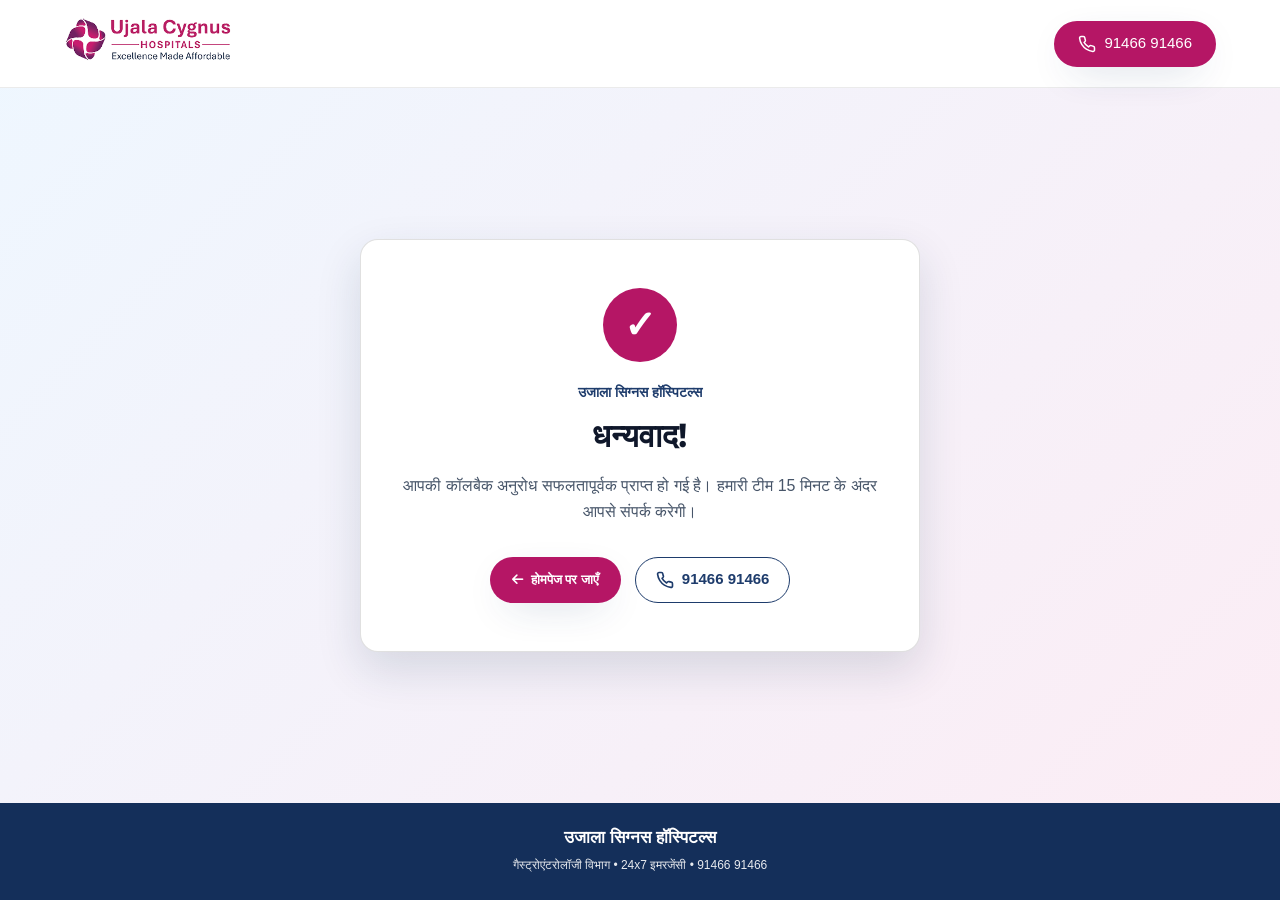
<file: thank-you.html>
<!DOCTYPE html>
<html lang="hi">

<head>
    <meta charset="UTF-8">
    <meta name="viewport" content="width=device-width, initial-scale=1.0">
    <title>धन्यवाद | गैस्ट्रोएंटरोलॉजी एवं पाचन स्वास्थ्य देखभाल | उजाला सिग्नस हॉस्पिटल्स</title>
    <link rel="icon" href="assets/images/favicon.ico" type="image/x-icon" sizes="59x59" />
    <link rel="preconnect" href="https://fonts.googleapis.com">
    <link rel="preconnect" href="https://fonts.gstatic.com" crossorigin>
    <link href="https://fonts.googleapis.com/css2?family=Outfit:wght@400;500;600;700;800&family=Plus+Jakarta+Sans:ital,wght@0,300;0,400;0,500;0,600;0,700;0,800;1,400&display=swap" rel="stylesheet">
    <link rel="stylesheet" href="https://cdnjs.cloudflare.com/ajax/libs/font-awesome/6.5.1/css/all.min.css">
    <link rel="stylesheet" href="assets/css/style.css">
</head>

<body class="thank-you-page">
 <!-- Header section: keep the original logo and phone navigation. -->
    <header class="navbar hero-navbar" id="navbar">
        <div class="srcn-container">
            <div class="nav-container">
                <a href="index.html" class="exact-brand-logo">
                    <img src="assets/images/logo.png" alt="Ujala Cygnus Hospitals Logo" class="header-logo-img">
                </a>
                <a href="tel:9146691466" class="btn btn-speak-expert">
                    <svg width="18" height="18" viewBox="0 0 24 24" fill="none" stroke="currentColor" stroke-width="2"
                        stroke-linecap="round" stroke-linejoin="round">
                        <path
                            d="M22 16.92v3a2 2 0 0 1-2.18 2 19.79 19.79 0 0 1-8.63-3.07 19.5 19.5 0 0 1-6-6 19.79 19.79 0 0 1-3.07-8.67A2 2 0 0 1 4.11 2h3a2 2 0 0 1 2 1.72 12.84 12.84 0 0 0 .7 2.81 2 2 0 0 1-.45 2.11L8.09 9.91a16 16 0 0 0 6 6l1.27-1.27a2 2 0 0 1 2.11-.45 12.84 12.84 0 0 0 2.81.7A2 2 0 0 1 22 16.92z">
                        </path>
                    </svg>
                    <span>91466 91466</span>
                </a>
            </div>
        </div>
    </header>

    <main class="thank-you-card">

        <div class="thank-you-icon" aria-hidden="true">&#10003;</div>
        <p class="thank-you-label">उजाला सिग्नस हॉस्पिटल्स</p>
        <h1>धन्यवाद!</h1>
        <p class="thank-you-message">
            आपकी कॉलबैक अनुरोध सफलतापूर्वक प्राप्त हो गई है। हमारी टीम 15 मिनट के अंदर आपसे संपर्क करेगी।
        </p>
        <div class="thank-you-actions">
            <a href="index.html" class="btn btn-primary-dark">
                <i class="fa fa-arrow-left"></i>
                <span>होमपेज पर जाएँ</span>
            </a>
            <a href="tel:9146691466" class="btn btn-outline-call">
                    <svg xmlns="http://www.w3.org/2000/svg" width="18" height="18" viewBox="0 0 24 24" fill="none" stroke="currentColor" stroke-width="2.2" stroke-linecap="round" stroke-linejoin="round"><path d="M22 16.92v3a2 2 0 0 1-2.18 2 19.79 19.79 0 0 1-8.63-3.07 19.5 19.5 0 0 1-6-6 19.79 19.79 0 0 1-3.07-8.67A2 2 0 0 1 4.11 2h3a2 2 0 0 1 2 1.72 12.84 12.84 0 0 0 .7 2.81 2 2 0 0 1-.45 2.11L8.09 9.91a16 16 0 0 0 6 6l1.27-1.27a2 2 0 0 1 2.11-.45 12.84 12.84 0 0 0 2.81.7A2 2 0 0 1 22 16.92z"></path></svg>
                    <span>91466 91466</span>
                </a>
        </div>
        
    </main>

        <!-- Footer section: hospital details and contact information. -->
    <footer class="site-footer">
        <div class="footer-content">
            <h3>उजाला सिग्नस हॉस्पिटल्स</h3>

            <p>
                गैस्ट्रोएंटरोलॉजी विभाग • 24x7 इमरजेंसी •
                <a href="tel:9146691466">91466 91466</a>
            </p>
        </div>
    </footer>
</body>

</html>
</file>
<file: assets/css/style.css>
:root {
    --navy: #0f3a70;
    --blue: #1c5496;
    --blue-hover: #144178;
    --pink: #c2185b;
    --text-muted: #5a6577;
    --border-color: #e2e8f0;
    --white: #ffffff;
}

a {
    color: inherit;
    text-decoration: none;
}

* {
    margin: 0px;
    padding: 0px;
    box-sizing: border-box;
    font-family: 'Noto Sans', sans-serif;
}

body {
    font-family: 'Noto Sans', sans-serif;
    background-color: rgb(255, 255, 255);
    color: var(--navy);
    line-height: 1.5;
    overflow-x: clip;
}

header#navbar {
    padding: 18px 0px;
    position: sticky;
    top: 0px;
    z-index: 1000;
    background-color: rgb(255, 255, 255);
    border-bottom: 1px solid rgba(0, 0, 0, 0.08);
}

.nav-container {
    min-height: 44px;
    display: flex;
    align-items: center;
    justify-content: space-between;
}

.header-logo-img {
    width: 180px;
    height: 44px;
    object-fit: contain;
    object-position: left center;
}

.btn-speak-expert {
    border: 2px solid rgb(181, 22, 101);
    box-shadow: oklch(0.36 0.09 259 / 0.45) 0px 12px 40px -18px;
    color: rgb(255, 255, 255) !important;
    background: rgb(181, 22, 101) !important;
}

.btn-speak-expert,
.btn-primary {
    color: rgba(255, 255, 255, 0.49);
    background: oklch(0.96 0.02 250 / 0.86);
}

.hero-banner {
    width: 100%;
    background: linear-gradient(115deg, rgb(253, 246, 249) 0%, rgb(255 255 255 / 40%) 48%, rgb(244 247 252 / 19%) 100%);
    position: relative;
    display: flex;
    align-items: center;
    justify-content: center;
    padding: 27px 0 43px;
    overflow: hidden;
}

.hero-container {
    position: relative;
    z-index: 1;
    width: 100%;
    display: grid;
    align-items: center;
    gap: 9px;
    grid-template-columns: 0.8fr 1fr 0.8fr;
}

.bg-plus {
    position: absolute;
    top: 15px;
    left: 57%;
    font-size: 135px;
    font-weight: 700;
    color: rgba(184, 41, 99, 0.043);
    line-height: 1;
    pointer-events: none;
    user-select: none;
}

.bg-circle {
    position: absolute;
    bottom: -40px;
    left: 50%;
    transform: translateX(-50%);
    width: 330px;
    height: 330px;
    background: radial-gradient(circle, rgba(184, 41, 99, 0.19) 0%, rgba(255, 255, 255, 0) 70%);
    border-radius: 50%;
    pointer-events: none;
}

.accent-lines {
    color: rgb(0, 0, 0);
    display: inline-flex;
    gap: 6px;
    width: fit-content;
    font-size: 13px;
    font-weight: 400;
    margin-bottom: 10px;
    letter-spacing: 0.3px;
}

.hero-title {
    font-size: clamp(1.9rem, 3.2vw, 2.70rem);
    font-weight: 800;
    line-height: 1.25;
    margin-bottom: 16px;
}

.hero-title span {
    display: block;
}

.text-navy {
    color: rgb(181, 22, 101);
}

.text-pink {
    color: var(--pink);
}

.hero-subtitle {
    font-size: 14px;
    color: #4e5052;
    max-width: 480px;
    margin-bottom: 15px;
    padding-top: 17px;
    font-weight: 500;
    line-height: 172%;
}

.hero-actions {
    display: flex;
    flex-wrap: wrap;
    gap: 10px;
}

.btn {
    display: inline-flex;
    align-items: center;
    justify-content: center;
    gap: 8px;
    text-decoration: none;
    transition: 0.25s;
    white-space: nowrap;
    min-height: 46px;
    padding: 9px 22px;
    border-radius: 30px;
    font-size: 15px;
}

.btn-primary {
    background-color: var(--blue);
    color: var(--white);
    border: 1.5px solid var(--blue);
    box-shadow: rgba(28, 84, 150, 0.22) 0px 6px 16px;
}

.btn-primary:hover {
    background-color: var(--blue-hover);
    border-color: var(--blue-hover);
    transform: translateY(-1px);
}

.btn-outline {
    background-color: var(--white);
    color: var(--navy);
    border: 1.5px solid var(--blue);
}

.btn-outline:hover {
    background-color: rgb(240, 246, 252);
}

.hero-spacer {
    flex: 1 1 0%;
    display: flex;
    justify-content: center;
    align-items: flex-end;
    align-self: flex-end;
    position: relative;
    top: 42px;
}

.hero-spacer img {
    /* max-width: 100%; */
    /* height: auto; */
    /* max-height: 370px; */
    /* object-fit: contain; */
    /* mix-blend-mode: multiply; */
}

.form-card {
    background-color: var(--white);
    border-radius: 16px;
    padding: 28px 24px;
    box-shadow: rgb(15 58 112 / 2%) 1px 0px 6px;
    border: 1px solid rgba(226, 232, 240, 0.8);
}

.form-title {
    font-size: 1.3rem;
    font-weight: 700;
    color: var(--navy);
    margin-bottom: 18px;
}

.callback-form {
    display: flex;
    flex-direction: column;
    gap: 14px;
}

.input-group {
    position: relative;
    display: flex;
    align-items: center;
}

.input-icon {
    position: absolute;
    left: 14px;
    color: var(--blue);
    display: flex;
    align-items: center;
    pointer-events: none;
}

.input-group input,
.input-group select {
    width: 100%;
    height: 45px;
    padding: 0px 14px 0px 42px;
    border: 1px solid var(--border-color);
    border-radius: 8px;
    font-family: inherit;
    font-size: 0.92rem;
    color: var(--navy);
    background-color: var(--white);
    outline: none;
    transition: border-color 0.2s, box-shadow 0.2s;
}

.input-group input::placeholder {
    color: rgb(138, 148, 166);
}

.input-group select {
    color: rgb(90, 101, 119);
    cursor: pointer;
}

.input-group input:focus,
.input-group select:focus {
    border-color: var(--blue);
    box-shadow: rgba(28, 84, 150, 0.12) 0px 0px 0px 3px;
}

.btn-submit {
    width: 100%;
    height: 45px;
    margin-top: 4px;
    background-color: var(--blue);
    color: var(--white);
    border-width: medium;
    border-style: none;
    border-color: currentcolor;
    border-image: none;
    border-radius: 8px;
    font-family: inherit;
    font-size: 1rem;
    font-weight: 600;
    cursor: pointer;
    transition: background-color 0.2s;
}

.btn-submit:hover {
    background-color: var(--blue-hover);
}

.privacy-note {
    margin-top: 12px;
    text-align: center;
    font-size: 0.78rem;
    color: rgb(124, 135, 152);
}

.problem-section {}

.problem-section::after {}

.srcn-container {
    max-width: 1284px;
    margin: 0px auto;
    width: 90%;
}

.problem-section .section-header.text-center {
    text-align: center;
    max-width: 859px;
    margin: 0px auto 29px;
}

.section-pill-badge {
    display: inline-block;
    color: rgb(194, 24, 91);
    font-size: 13px;
    font-weight: 700;
    margin-bottom: 2px;
    letter-spacing: 0.3px;
}

.section-title {
    font-size: 33px;
    font-weight: 800;
    color: rgb(7, 67, 137);
    margin: 0px 0px 6px;
    line-height: 1.3;
}

.problem-section .section-title .text-highlight {
    color: rgb(194, 24, 91);
}

.section-subtitle {
    font-size: 15px;
    color: rgb(90, 105, 120);
    margin: 0px;
    line-height: 1.5;
    font-weight: 500;
}

.problem-cards-grid {
    display: grid;
    grid-template-columns: repeat(4, 1fr);
    gap: 12px;
}

.problem-card {
    background: rgb(255, 255, 255);
    border-radius: 14px;
    padding: 17px 12px;
    box-shadow: rgba(11, 44, 82, 0.06) 0px 6px 24px;
    border: 1px solid rgba(226, 232, 240, 0.8);
    display: flex;
    flex-direction: column;
    justify-content: space-between;
    position: relative;
    overflow: hidden;
    min-height: 200px;
    transition: transform 0.3s, box-shadow 0.3s;
}

.problem-card:hover {
    transform: translateY(-4px);
    box-shadow: rgba(11, 44, 82, 0.1) 0px 10px 28px;
}

.problem-card-inner {
    display: flex;
    align-items: flex-start;
    justify-content: space-between;
    gap: 10px;
    margin-bottom: 16px;
}

.problem-card-content {
    min-width: 0px;
    flex: 1 1 auto;
    position: relative;
    z-index: 2;
}

.problem-card-title {
    font-size: 19px;
    font-weight: 700;
    color: rgb(28, 84, 150);
    margin: 0px 0px 8px;
    line-height: 1.35;
    max-width: 162px;
}

.problem-card-desc {
    margin-top: 5px;
    color: rgb(85 85 86);
    font-size: 14px;
    line-height: 1.4;
    margin-bottom: 0px;
    max-width: 160px;
    font-weight: 500;
}

.problem-card-visual {
    position: absolute;
    right: 0px;
    top: 0px;
    bottom: 0px;
    width: 137px;
    height: 100%;
    flex: 0 0 auto;
    border-radius: 0px 14px 14px 0px;
    overflow: hidden;
}

.problem-card-visual::after {
    content: "";
    position: absolute;
    right: -12px;
    bottom: -12px;
    width: 135px;
    height: 135px;
    border-radius: 50%;
    z-index: 1;
    pointer-events: none;
}

.card-acidity {
    background: radial-gradient(circle at 82% 68%, rgba(255, 224, 232, 0.75) 0%, #ffffff 65%);
}

.card-acidity::after {
    background: radial-gradient(circle, rgba(255, 195, 210, 0.45) 0%, transparent 72%);
}

.card-constipation {
    background: radial-gradient(circle at 82% 62%, rgba(255, 230, 234, 0.72) 0%, #ffffff 65%);
}

.card-constipation::after {
    background: radial-gradient(circle, rgba(255, 204, 212, 0.45) 0%, transparent 72%);
}

.card-liver {
    background: radial-gradient(circle at 82% 68%, rgba(253, 228, 232, 0.75) 0%, #ffffff 65%);
}

.card-liver::after {
    background: radial-gradient(circle, rgba(248, 200, 210, 0.45) 0%, transparent 72%);
}

.card-stomachs {
    background: radial-gradient(circle at 82% 68%, rgba(253, 228, 232, 0.75) 0%, #ffffff 65%);
}

.card-stomachs::after {
    background: radial-gradient(circle, rgba(248, 200, 210, 0.45) 0%, transparent 72%);
}

.problem-card-icon {
    width: 100%;
    height: 100%;
    transition: transform 0.25s;
    object-fit: cover;
}

.problem-card-arrow {
    width: 34px;
    height: 34px;
    border-radius: 50%;
    background-color: rgb(238, 244, 252);
    color: rgb(11, 44, 82);
    display: inline-flex;
    align-items: center;
    justify-content: center;
    text-decoration: none;
    font-size: 13px;
    transition: background-color 0.25s, color 0.25s, transform 0.25s;
    z-index: 2;
}

.problem-card:nth-child(1) .problem-card-icon {
    width: 100px;
    height: auto;
    position: relative;
    top: 45px;
    left: 30px;
}

.problem-card:nth-child(3) .problem-card-icon {
    width: 100px;
    height: auto;
    position: relative;
    top: 45px;
    left: 30px;
}

.problem-card:nth-child(4) .problem-card-icon {
    width: 100px;
    height: auto;
    position: relative;
    top: 45px;
    left: 30px;
}

.problem-card-arrow:hover {
    background-color: rgb(11, 44, 82);
    color: rgb(255, 255, 255);
}

.problem-disclaimer-text {
    font-size: 14px;
    color: rgb(43 44 46);
    margin: 18px 0px 0px;
    text-align: left;
    font-weight: 400;
}

.care-journey-section {
    background-color: rgb(253 253 253 / 53%);
    padding: 64px 0px;
}

.care-journey-layout {
    display: grid;
    grid-template-columns: 1fr 1.15fr;
    gap: 48px;
    align-items: center;
}

.care-journey-photo {
    position: relative;
    border-radius: 20px;
    overflow: hidden;
    box-shadow: rgba(15, 41, 74, 0.08) 0px 12px 32px;
}

.care-journey-photo img {
    width: 100%;
    height: 100%;
    object-fit: cover;
    display: block;
}

.journey-photo-number {
    position: absolute;
    top: 20px;
    left: 20px;
    width: 54px;
    height: 54px;
    border-radius: 50%;
    background-color: rgb(11, 63, 130);
    color: rgb(255, 255, 255);
    font-size: 24px;
    font-weight: 700;
    display: flex;
    align-items: center;
    justify-content: center;
    box-shadow: rgba(11, 63, 130, 0.3) 0px 6px 16px;
}

.journey-photo-note {
    position: absolute;
    bottom: 20px;
    right: 20px;
    left: 24%;
    background-color: rgb(255, 255, 255);
    border-radius: 14px;
    padding: 14px 18px;
    display: flex;
    align-items: center;
    gap: 14px;
    box-shadow: rgba(15, 41, 74, 0.12) 0px 10px 28px;
}

.journey-note-icon {
    width: 44px;
    height: 44px;
    border-radius: 50%;
    background-color: rgb(238, 244, 255);
    color: rgb(11, 63, 130);
    font-size: 22px;
    font-weight: 700;
    display: flex;
    align-items: center;
    justify-content: center;
    flex-shrink: 0;
}

.journey-note-icon img {
    width: 74%;
    height: 78%;
    object-fit: contain;
    display: block;
}

.journey-photo-note span:last-child {
    display: flex;
    flex-direction: column;
    gap: 3px;
}

.journey-photo-note strong {
    color: rgb(15, 41, 74);
    font-size: 15px;
    font-weight: 700;
    line-height: 1.3;
}

.journey-photo-note small {
    color: rgb(100, 116, 139);
    font-size: 12.5px;
    line-height: 1.4;
}

.care-journey-content {
    display: flex;
    flex-direction: column;
    gap: 3px;
}

.care-journey-content .section-eyebrow {
    color: rgb(214, 31, 105);
    font-size: 15px;
    font-weight: 700;
    display: inline-flex;
    align-items: center;
    gap: 12px;
    margin-bottom: 0;
}

.care-journey-content .section-eyebrow::after {
    content: "";
    display: inline-block;
    width: 56px;
    height: 1.5px;
    background: linear-gradient(90deg, rgb(214, 31, 105) 0%, rgba(214, 31, 105, 0) 100%);
}


.care-journey-content .section-title .text-highlight {
    color: rgb(214, 31, 105);
}

.care-journey-content .section-subtitle {
    margin-bottom: 2px;
}

.journey-steps {
    list-style: none;
    padding: 0px;
    margin: 0px;
    display: flex;
    flex-direction: column;
    gap: 15px;
}

.journey-step {
    background-color: rgb(255, 255, 255);
    border: 1px solid rgb(241, 245, 249);
    border-radius: 16px;
    padding: 14px 18px;
    display: flex;
    align-items: center;
    gap: 16px;
    box-shadow: rgba(15, 41, 74, 0.04) 0px 4px 16px;
    transition: transform 0.2s, box-shadow 0.2s;
    cursor: pointer;
}

.journey-step:hover {
    transform: translateY(-2px);
    box-shadow: rgba(15, 41, 74, 0.08) 0px 8px 24px;
}

.journey-step-number {
    width: 32px;
    height: 32px;
    border-radius: 50%;
    background-color: rgb(238, 244, 255);
    color: rgb(11, 63, 130);
    font-size: 13px;
    font-weight: 700;
    display: flex;
    align-items: center;
    justify-content: center;
    flex-shrink: 0;
}

.journey-step-icon {
    width: 44px;
    height: 44px;
    border-radius: 12px;
    background-color: rgb(244, 247, 251);
    padding: 8px;
    display: flex;
    align-items: center;
    justify-content: center;
    flex-shrink: 0;
}

.journey-step-icon img {
    width: 100%;
    height: 100%;
    object-fit: contain;
    display: block;
}

.journey-step-copy {
    flex: 1 1 0%;
    display: flex;
    flex-direction: column;
    gap: 3px;
}

.journey-step-copy strong {
    color: rgb(7, 66, 141);
    font-size: 18px;
    font-weight: 700;
    line-height: 1.3;
}

.journey-step-copy small {
    font-weight: 500;
    font-size: 14px;
    color: rgb(90, 105, 120);
    margin: 0px;
    line-height: 1.5;
}

.journey-step-arrow {
    width: 32px;
    height: 32px;
    border-radius: 50%;
    background-color: rgb(238, 244, 255);
    color: rgb(11, 63, 130);
    font-size: 15px;
    font-weight: 700;
    display: flex;
    align-items: center;
    justify-content: center;
    flex-shrink: 0;
    transition: background-color 0.2s, color 0.2s;
}

.journey-step:hover .journey-step-arrow {
    background-color: rgb(11, 63, 130);
    color: rgb(255, 255, 255);
}

.services-section-banner {
    position: relative;
    width: 100%;
    padding: 50px 0;
    background-image: url("../images/services-section-pink-banner.jpg");
    background-position: right;
    background-repeat: no-repeat;
    background-size: cover;
    overflow: hidden;
    isolation: isolate;
}

.services-section-banner::before {
    content: "";
    position: absolute;
    inset: 0;
    background: rgba(255, 248, 250, 0.35);
    z-index: -1;
}

.services-section .section-header.text-center {
    max-width: 789px;
    margin: 0px auto 32px;
    text-align: center;
}



.services-section .section-title .text-highlight {
    color: rgb(216, 27, 96);
}

.cards-grid {
    display: grid;
    grid-template-columns: repeat(3, 1fr);
    gap: 24px;
}

.service-card {
    background: rgb(255, 255, 255);
    border-radius: 14px;
    overflow: hidden;
    text-decoration: none;
    display: flex;
    flex-direction: column;
    border: 1px solid rgb(238, 242, 246);
    transition: transform 0.3s, box-shadow 0.3s;
}


.card-image-wrap {
    width: 100%;
    height: 163px;
    overflow: hidden;
    background-color: rgb(241, 245, 249);
}

.card-image-wrap img {
    width: 100%;
    height: 100%;
    object-fit: cover;
    display: block;
    transition: transform 0.4s;
}

.service-card:hover .card-image-wrap img {
    transform: scale(1.05);
}

.card-body {
    padding: 18px 58px 18px 72px;
    position: relative;
    display: flex;
    flex-direction: column;
    justify-content: center;
    flex-grow: 1;
    min-height: 95px;
}

.card-body-icon-img {
    position: absolute;
    left: 10px;
    top: 51%;
    transform: translateY(-50%);
    width: 58px;
    height: 57px;
    display: flex;
    align-items: center;
    justify-content: center;
}

.card-body-icon-img img {
    width: 100%;
    height: 100%;
    object-fit: contain;
    display: block;
}

.card-title {
    font-size: 18px;
    font-weight: 700;
    color: rgb(8, 59, 120);
    margin: 0px 0px 4px;
    line-height: 1.4;
}

.card-desc {
    font-size: 14px;
    color: rgb(96, 101, 108);
    margin: 0px;
    line-height: 1.5;
    font-weight: 500;
}

.card-arrow {
    position: absolute;
    right: 16px;
    top: 50%;
    transform: translateY(-50%);
    width: 32px;
    height: 32px;
    border-radius: 50%;
    background-color: rgb(238, 244, 255);
    color: rgb(13, 45, 83);
    display: flex;
    align-items: center;
    justify-content: center;
    font-size: 12px;
    transition: background-color 0.3s, color 0.3s;
}

.service-card:hover .card-arrow {
    background-color: rgb(13, 45, 83);
    color: rgb(255, 255, 255);
}

.meet-doctor-section {
    position: relative;
    padding: 60px 0px;
    background: linear-gradient(135deg, rgb(251, 250, 253) 0%, rgb(252 250 253) 100%);
    overflow: hidden;
}

.meet-doctor-section::after {}

.meet-doctor-card {
    position: relative;
    z-index: 1;
    display: flex;
    align-items: flex-start;
    gap: 48px;
}

.meet-doctor-photo {
    flex: 0 0 45%;
    max-width: 531px;
}

.meet-doctor-photo img {
    width: 100%;
    height: 331px;
    display: block;
    border-radius: 16px;
    object-fit: cover;
    box-shadow: rgba(26, 59, 110, 0.08) 0px 12px 32px;
}

.meet-doctor-content {
    flex: 1 1 0%;
}

.section-eyebrow {
    display: inline-flex;
    align-items: center;
    gap: 10px;
}

.section-eyebrow::after {
    content: "";
    display: inline-block;
    width: 45px;
    height: 1.5px;
    background: linear-gradient(90deg, rgb(194, 54, 118) 0%, rgba(194, 54, 118, 0) 100%);
}

.meet-doctor-content .section-title {
    text-align: left;
    margin-bottom: 20px;
}

.meet-doctor-content .section-title .text-highlight {
    color: rgb(194, 54, 118);
}

.meet-doctor-content .section-subtitle {
    max-width: 522px;
    margin-bottom: 18px;
}

.doctor-highlights {
    display: flex;
    flex-wrap: wrap;
    gap: 12px;
    margin-bottom: 28px;
}

.doctor-highlights span {
    display: inline-flex;
    align-items: center;
    gap: 10px;
    background-color: rgb(239, 237, 244);
    color: rgb(51, 65, 85);
    font-size: 14px;
    font-weight: 500;
    padding: 10px 18px;
    border-radius: 50px;
}

.doctor-highlights span b {
    display: inline-flex;
    align-items: center;
    justify-content: center;
    width: 22px;
    height: 22px;
    background-color: rgb(22, 61, 111);
    color: rgb(255, 255, 255);
    font-size: 14px;
    font-weight: 700;
    border-radius: 50%;
    line-height: 1;
}

.doctor-cta {
    display: inline-flex;
    align-items: center;
    justify-content: center;
    gap: 10px;
    background-color: rgb(26, 71, 128);
    color: rgb(255, 255, 255);
    text-decoration: none;
    font-size: 16px;
    font-weight: 600;
    padding: 14px 28px;
    border-radius: 10px;
    transition: background-color 0.25s, transform 0.2s, box-shadow 0.25s;
    box-shadow: rgba(26, 71, 128, 0.2) 0px 6px 16px;
}

.doctor-cta:hover {
    background-color: rgb(18, 52, 97);
    transform: translateY(-2px);
    box-shadow: rgba(26, 71, 128, 0.28) 0px 8px 20px;
}

.doctor-cta span {
    font-size: 18px;
    line-height: 1;
    transition: transform 0.2s;
}

.doctor-cta:hover span {
    transform: translateX(4px);
}


/* ==========================================================================
   Doctors Slider Section (Exact Match to Design)
   ========================================================================== */
.doctors-section {
    position: relative;
    width: 100%;
    padding: 60px 0 65px;
    background-color: #ffffff;
    overflow: hidden;
}

.doctor-slider-wrapper {
    position: relative;
    padding: 10px 48px 30px;
}

.doctor-slider {
    position: relative;
    width: 100%;
    overflow: hidden;
    padding: 10px 4px 15px;
}

.doctor-slider .swiper-slide {
    height: auto;
    display: flex;
}

.doctor-card {
    background: #ffffff;
    border-radius: 18px;
    overflow: hidden;
    width: 100%;
    display: flex;
    flex-direction: column;
    border: 1px solid #d9e3eb;
    box-shadow: 0 4px 18px rgba(15, 34, 64, 0.04);
    transition: transform 0.3s ease, box-shadow 0.3s ease, border-color 0.3s ease;
}

.doctor-card:hover {
    transform: translateY(-5px);
    box-shadow: 0 12px 28px rgba(15, 34, 64, 0.09);
    border-color: #cbd5e1;
}

.doctor-card-inner {
    display: flex;
    flex-direction: column;
    height: 100%;
    width: 100%;
}

.doctor-image {
    width: 100%;
    height: 280px;
    background: linear-gradient(180deg, #f8fafc 0%, #edf2f7 100%);
    overflow: hidden;
    position: relative;
    display: flex;
    align-items: flex-end;
    justify-content: center;
}

.doctor-image img {
    width: 100%;
    height: 100%;
    object-fit: cover;
    object-position: top center;
    display: block;
    transition: transform 0.4s ease;
}

.doctor-card:hover .doctor-image img {
    transform: scale(1.02);
}

.doctor-info {
    display: flex;
    flex-direction: column;
    justify-content: space-between;
    padding: 18px 20px 22px;
    flex-grow: 1;
    background: #ffffff;
}

.doctor-info-text {
    display: flex;
    flex-direction: column;
    gap: 3px;
}

.doctor-info .doctor-name {
    color: #1e3c6c;
    font-size: 19px;
    font-weight: 700;
    margin: 0;
    line-height: 1.35;
}

.doctor-info .doctor-designation {
    font-size: 14px;
    font-weight: 600;
    color: #b51665;
    margin: 0;
    line-height: 1.4;
}

.doctor-info .doctor-experience {
    font-size: 13.5px;
    font-weight: 600;
    color: #1e3c6c;
    margin: 3px 0 0;
    line-height: 1.4;
}

.doctor-info .doctor-hospital {
    font-size: 13px;
    color: #64748b;
    margin: 2px 0 0;
    line-height: 1.4;
}

.doctor-info-link {
    margin-top: 14px;
    padding-top: 4px;
}

.doctor-info-link a {
    color: #0b3f82;
    white-space: nowrap;
    font-size: 13.5px;
    font-weight: 700;
    text-decoration: underline 1.5px;
    text-underline-offset: 3px;
    display: inline-flex;
    align-items: center;
    gap: 6px;
    transition: color 0.2s ease;
}

.doctor-info-link a:hover {
    color: #b51665;
}





/* Nav Buttons (White circular button with blue chevron exactly matching user design) */
.doctor-slider-wrapper .doctor-prev,
.doctor-slider-wrapper .doctor-next {
    background: rgb(255, 255, 255);
    border-radius: 50%;
    border: 1px solid rgb(226, 232, 240);
    box-shadow: rgba(0, 0, 0, 0.08) 0px 4px 12px;
    color: rgb(11, 79, 138);
    top: 45%;
    transition: 0.25s;
    width: 40px !important;
    height: 40px !important;
}

.doctor-slider-wrapper .doctor-prev:hover,
.doctor-slider-wrapper .doctor-next:hover {
     background: rgb(11, 79, 138);
    color: rgb(255, 255, 255);
    border-color: rgb(11, 79, 138);
}

.doctor-slider-wrapper .doctor-prev {
    left: 0;
}

.doctor-slider-wrapper .doctor-next {
    right: 0;
}

.doctor-slider-wrapper .doctor-prev::after,
.doctor-slider-wrapper .doctor-next::after {
    font-size: 15px !important;
    font-weight: 700;
}

/* Pagination Dots (Matching Image 2: Circular deep blue active dot) */
.doctor-pagination {
    position: relative;
    bottom: var(--swiper-pagination-bottom, -19px) !important;
    text-align: center;
    margin-top: 39px !important;
}

.doctor-pagination .swiper-pagination-bullet {
    width: 8px;
    height: 8px;
    background: rgb(203, 213, 225);
    opacity: 1;
    transition: all 0.3s ease;
    margin: 0 4px;
    display: inline-block;
    border-radius: 50%;
    cursor: pointer;
}

.doctor-pagination .swiper-pagination-bullet-active {
    background: rgb(11, 79, 138);
    width: 10px;
    height: 10px;
    border-radius: 50%;
    opacity: 1;
}

/* Responsiveness */
@media (max-width: 991px) {
    .doctors-section {
        padding: 45px 0 50px;
    }

    .doctor-slider-wrapper {
        padding: 0 36px 20px;
    }

    .doctor-image {
        height: 340px;
    }

    .doctor-slider-wrapper .doctor-prev,
    .doctor-slider-wrapper .doctor-next {
        width: 38px;
        height: 38px;
    }
}

@media (max-width: 768px) {
    .doctors-section {
        padding: 38px 0 45px;
    }

    .doctor-slider-wrapper {
        padding: 0 10px 15px;
    }

    .doctor-image {
        height: 320px;
    }

    .doctor-slider-wrapper .doctor-prev,
    .doctor-slider-wrapper .doctor-next {
        width: 34px;
        height: 34px;
    }

    .doctor-slider-wrapper .doctor-prev::after,
    .doctor-slider-wrapper .doctor-next::after {
        font-size: 13px !important;
    }

    .doctor-info {
        padding: 16px 16px 18px;
    }

    .doctor-info .doctor-name {
        font-size: 17px;
    }
}

@media (max-width: 480px) {
    .doctor-image {
        height: 290px;
    }

    .doctor-slider-wrapper {
        padding: 0 4px 15px;
    }
}


.reviews-section {
    position: relative;
    width: 100%;
    padding: 50px 0 85px;
    background-image: url("../images/Patients-blue-banner.jpg");
    background-position: right;
    background-repeat: no-repeat;
    background-size: cover;
    overflow: hidden;
    isolation: isolate;
}

.reviews-section::before {
    content: "";
    position: absolute;
    inset: 0;
    background: rgb(11 63 130 / 0%);
    z-index: -1;
}


.review-slider-wrapper {
    position: relative;
    padding: 0px 49px;
}

.review-slider {
    padding: 15px 5px 45px;
    overflow: hidden;
}

.review-slider .swiper-slide {
    height: auto;
    display: flex;
}

.review-card {
    background: rgb(255, 255, 255);
    border-radius: 12px;
    padding: 26px 24px;
    box-shadow: rgba(10, 37, 64, 0.06) 0px 8px 25px;
    border: 1px solid rgb(238, 242, 246);
    width: 100%;
    display: flex;
    flex-direction: column;
    transition: transform 0.3s, box-shadow 0.3s;
}

.review-card:hover {
    transform: translateY(-4px);
    box-shadow: rgba(10, 37, 64, 0.1) 0px 12px 30px;
}

.review-card-wrapper-inner {
    display: flex;
    flex-direction: column;
    height: 100%;
}

.review-card .stars {
    display: flex;
    gap: 5px;
    margin-bottom: 16px;
    color: rgb(11, 79, 138);
    font-size: 16px;
}

.review-card-content-area {
    flex-grow: 1;
    margin-bottom: 20px;
}

.review-card-content-area p {
    font-size: 14px;
    line-height: 1.7;
    color: rgb(51, 65, 85);
    margin: 0px;
}

.review-user {
    padding-top: 16px;
    border-top: 1px solid rgb(238, 242, 246);
}

.review-user-info {
    display: flex;
    align-items: center;
    gap: 14px;
}

.review-user-image-wrapper {
    width: 48px;
    height: 48px;
    border-radius: 50%;
    overflow: hidden;
    flex-shrink: 0;
    border: 2px solid rgb(226, 232, 240);
    background: rgb(226, 232, 240);
}

.review-user-image {
    width: 100%;
    height: 100%;
    object-fit: cover;
    display: block;
}

.review-user-location-wrapper h3 {
    font-size: 16px;
    font-weight: 700;
    color: rgb(11, 79, 138);
    margin: 0px 0px 4px;
}

.review-user-location-wrappers {
    display: flex;
    align-items: center;
    gap: 5px;
    color: rgb(100, 116, 139);
    font-size: 13px;
}

.review-user-location-icon {
    display: inline-flex;
    align-items: center;
}

.review-user-location-icon svg {
    width: 14px;
    height: 14px;
}

.review-prev,
.review-next {
    background: rgb(255, 255, 255);
    border-radius: 50%;
    border: 1px solid rgb(226, 232, 240);
    box-shadow: rgba(0, 0, 0, 0.08) 0px 4px 12px;
    color: rgb(11, 79, 138);
    top: 45%;
    transition: 0.25s;
    width: 40px !important;
    height: 40px !important;
}

.review-prev::after,
.review-next::after {
    font-size: 15px !important;
    font-weight: 700;
}

.review-prev:hover,
.review-next:hover {
    background: rgb(11, 79, 138);
    color: rgb(255, 255, 255);
    border-color: rgb(11, 79, 138);
}

.review-prev {
    left: 0px;
}

.review-next {
    right: 0px;
}

.review-pagination {
    bottom: -39px !important;
}

.review-pagination .swiper-pagination-bullet {
    width: 8px;
    height: 8px;
    background: rgb(203, 213, 225);
    opacity: 1;
    transition: 0.3s;
}

.review-pagination .swiper-pagination-bullet-active {
    background: rgb(11, 79, 138);
    width: 10px;
    height: 10px;
}

.video-section-area {
    padding: 50px 0px;
    background: linear-gradient(rgb(248 250 252 / 26%) 0%, rgb(255 255 255 / 49%) 100%);
    overflow: hidden;
}

.video-section-area .container {
    max-width: 1240px;
    margin: 0px auto;
    padding: 0px 20px;
}

.stats-main-heading {
    text-align: center;
    margin-bottom: 24px;
}

.video-section-area .section-eyebrow {
    display: inline-block;
    font-size: 0.95rem;
    font-weight: 700;
    color: rgb(194, 24, 91);
    margin-bottom: 8px;
}


.stats-main-heading h2 span {
    color: rgb(194, 24, 91);
}



.video-slider-wrapper {
    position: relative;
    padding: 0px 50px;
}

.video-section {
    padding: 10px 5px 25px;
    overflow: hidden;
}

.video-card {
    background: rgb(255, 255, 255);
    border-radius: 16px;
    overflow: hidden;
    box-shadow: rgba(11, 37, 69, 0.08) 0px 8px 24px;
    border: 1px solid rgb(238, 242, 246);
    transition: transform 0.3s, box-shadow 0.3s;
    height: 100%;
    display: flex;
    flex-direction: column;
}

.video-container {
    position: relative;
    width: 100%;
    padding-bottom: 67.25%;
    height: 0px;
    background-color: rgb(0, 0, 0);
}

.video-container iframe {
    position: absolute;
    top: 0px;
    left: 0px;
    width: 100%;
    height: 100%;
    border: 0px;
}

.video-card-body {
    padding: 18px 20px;
    display: flex;
    align-items: center;
    justify-content: space-between;
    gap: 14px;
    flex-grow: 1;
    background: rgb(255, 255, 255);
}

.video-card-text h3 {
    font-size: 1.05rem;
    font-weight: 700;
    color: rgb(11, 37, 69);
    margin-bottom: 6px;
    line-height: 1.4;
}

.video-card-text p {
    font-size: 0.88rem;
    color: rgb(100, 116, 139);
    line-height: 1.45;
    margin: 0px;
}

.card-arrow-btn {
    flex-shrink: 0;
    width: 34px;
    height: 34px;
    border-radius: 50%;
    background-color: rgb(241, 245, 249);
    color: rgb(11, 37, 69);
    display: inline-flex;
    align-items: center;
    justify-content: center;
    text-decoration: none;
    transition: 0.25s;
}

.video-card:hover .card-arrow-btn {
    background-color: rgb(11, 37, 69);
    color: rgb(255, 255, 255);
}

.video-prev,
.video-next {
    background-color: rgb(255, 255, 255);
    border-radius: 50%;
    box-shadow: rgba(0, 0, 0, 0.1) 0px 4px 12px;
    border: 1px solid rgb(226, 232, 240);
    color: rgb(11, 37, 69);
    transition: 0.3s;
    top: 46%;
    width: 42px !important;
    height: 42px !important;
}

.video-prev::after,
.video-next::after {
    font-size: 15px !important;
    font-weight: 700;
}

.video-prev:hover,
.video-next:hover {
    background-color: rgb(194, 24, 91);
    color: rgb(255, 255, 255);
    border-color: rgb(194, 24, 91);
}

.video-prev {
    left: 0px;
}

.video-next {
    right: 0px;
}

.video-card-btns {
    display: flex;
    justify-content: center;
    align-items: center;
    gap: 16px;
    margin-top: 30px;
    flex-wrap: wrap;
}



.video-card-btns .btn svg {
    width: 20px;
    height: 20px;
}

.btn-speak-expert:hover {
    background-color: rgb(163, 18, 74);
    border-color: rgb(163, 18, 74);
    transform: translateY(-2px);
}

.btn-call {
    background-color: rgb(255, 255, 255);
    color: rgb(11, 37, 69);
    border: 2px solid rgb(11, 37, 69);
}

.btn-call:hover {
    background-color: rgb(11, 37, 69);
    color: rgb(255, 255, 255);
    transform: translateY(-2px);
}

.trust-badges {
    display: flex;
    flex-wrap: wrap;
    align-items: center;
    gap: 9px;
    margin-bottom: 27px;
}

.trust-badge {
    display: inline-flex;
    align-items: center;
    gap: 6px;
    background-color: #fff;
    padding: 8px 15px;
    border-radius: 9999px;
    border: 1px solid #e7e7e7;
}

.trust-badge-icon img {
    max-width: 22px;
}

.trust-badge-text {
    color: rgb(82, 82, 83);
    font-size: 16px;
    font-weight: 500;
    line-height: 1.2;
    white-space: nowrap;
}

.hospital-locations-section {
    width: 100%;
    background: rgb(241, 241, 241);
    padding: 52px 0px;
}

.hospital-locations-section .container {
    width: 100%;
    max-width: 1200px;
    margin: 0px auto;
    padding: 0px 15px;
}

.hospital-locations {
    width: 100%;
}



.hospital-locations ul.menu-footer-our-hospitals-list {
    width: 100%;
    margin: 0px;
    padding: 0px;
    display: grid;
    grid-template-columns: repeat(7, 1fr);
    gap: 22px 55px;
    list-style: none;
}

.hospital-locations ul.menu-footer-our-hospitals-list li {
    position: relative;
    margin: 0px;
    padding: 0px 0px 0px 20px;
    list-style: none;
    min-width: 0px;
    color: rgb(7, 26, 61);
    font-weight: 400;
    text-decoration: none;
    line-height: 22px;
    transition: transform 0.2s ease-in-out, color 0.2s ease-in-out;
    font-size: 14px;
}

.hospital-locations ul.menu-footer-our-hospitals-list li::before {
    content: "»";
    position: absolute;
    left: 0px;
    top: -3px;
    color: rgb(209, 4, 79);
    font-size: 22px;
    line-height: 22px;
    font-weight: 700;
}

.hospital-locations ul.menu-footer-our-hospitals-list li a {
    display: inline-block;
    margin: 0px;
    padding: 0px;
    color: rgb(7, 26, 61);
    font-weight: 400;
    text-decoration: none;
    line-height: 22px;
    transition: transform 0.2s ease-in-out, color 0.2s ease-in-out;
    font-size: 14px;
}

.hospital-locations ul.menu-footer-our-hospitals-list li a:hover {
    transform: translateX(10px);
}

.site-footer {
    width: 100%;
    background: rgb(20, 47, 90);
    padding: 24px 20px 26px;
    box-sizing: border-box;
}

.footer-content {
    max-width: 1200px;
    margin: 0px auto;
    text-align: center;
    color: rgb(255, 255, 255);
}

.footer-content h3 {
    margin: 0px 0px 7px;
    font-family: Arial, Helvetica, sans-serif;
    font-size: 17px;
    font-weight: 700;
    line-height: 1.3;
    text-underline-offset: 3px;
}

.footer-content p {
    margin: 0px;
    font-family: Arial, Helvetica, sans-serif;
    font-size: 12px;
    font-weight: 400;
    line-height: 1.5;
    opacity: 0.9;
}

.dotted-circle-box svg {
    width: 31px;
    height: 31px;
    object-fit: contain;
    color: rgb(28, 75, 139);
}

img,
iframe {
    max-width: 100%;
}


@media (max-width: 1024px) {
    .hero-container {
        grid-template-columns: 1fr 1fr;
        gap: 28px;
    }

    .hero-spacer {
        display: none;
    }

    .hero-content {
        background: rgba(255, 255, 255, 0.88);
        padding: 20px;
        border-radius: 14px;
        backdrop-filter: blur(4px);
    }
}

@media (max-width: 680px) {
    .hero-banner {
        background-position: center top;
    }

    .hero-container {
        grid-template-columns: 1fr;
        gap: 24px;
    }

    .hero-content {
        backdrop-filter: blur(4px);
    }

    .hero-subtitle {
        font-size: 14px;
    }

    .hero-actions {
        justify-content: center;
    }

    .btn {
        width: max-content;
        max-width: 170px;
        font-size: 14px;
    }

    .form-card {
        padding: 17px 14px;
    }
}

@media (max-width: 1024px) {
    .problem-cards-grid {
        grid-template-columns: repeat(2, 1fr);
        gap: 18px;
    }

    .section-title {
        font-size: 30px;
    }
}

@media (max-width: 600px) {
    .problem-section {
        padding: 43px 0px;
    }

    .problem-section .section-header.text-center {
        margin-bottom: 30px;
    }

    .problem-section .section-title {
        font-size: 20px;
    }

    .problem-section .section-subtitle {
        font-size: 14px;
    }

    .problem-cards-grid {
        grid-template-columns: 1fr;
        gap: 15px;
    }

    .problem-card {
        min-height: 170px;
        padding: 18px;
    }

    .problem-disclaimer-text {
        text-align: center;
        font-size: 13px;
    }
}


@media (max-width: 560px) {
    .care-journey-section {
        padding: 44px 0px;
    }

    .care-journey-content .section-title {
        font-size: 21px;
    }

    .journey-photo-number {
        width: 44px;
        height: 44px;
        font-size: 20px;
        top: 14px;
        left: 14px;
    }

    .journey-photo-note {
        left: 14px;
        right: 14px;
        bottom: 14px;
        padding: 12px 14px;
    }

    .journey-step {
        padding: 12px 14px;
        gap: 12px;
    }

    .journey-step-icon {
        width: 38px;
        height: 38px;
    }
}

@media (max-width: 992px) {
    .cards-grid {
        grid-template-columns: repeat(2, 1fr);
    }

    .services-section .section-title {
        font-size: 30px;
    }
}

@media (max-width: 640px) {
    .services-section {
        padding: 40px 0px;
    }

    .cards-grid {
        grid-template-columns: 1fr;
        gap: 20px;
    }

    .problem-card-desc {
        max-width: 213px;
    }

    .services-section .section-title {
        font-size: 21px;
    }

    .card-image-wrap {
        height: 163px;
    }

    .card-body {
        padding: 16px 52px 16px 66px;
    }

    .card-body-icon-img {
        left: 14px;
        width: 40px;
        height: 40px;
    }
}

@media (max-width: 991px) {
    .meet-doctor-card {
        gap: 32px;
    }

    .meet-doctor-content .section-title {
        font-size: 30px;
    }
}

@media (max-width: 768px) {
    .meet-doctor-section {
        padding: 40px 0px;
    }

    .meet-doctor-card {
        flex-direction: column;
        text-align: left;
        gap: 28px;
    }

    .meet-doctor-photo {
        flex: 0 0 auto;
        width: 100%;
        max-width: 100%;
    }

    .meet-doctor-content .section-title {
        font-size: 26px;
    }

    .section-subtitle {
        font-size: 14px;
        margin-bottom: 20px;
    }

    .doctor-highlights {
        gap: 10px;
        margin-bottom: 24px;
    }

    .doctor-highlights span {
        font-size: 13px;
        padding: 8px 14px;
    }

    .doctor-cta {
        width: 100%;
        padding: 14px 20px;
    }
}

@media (max-width: 768px) {
    .reviews-section {
        padding: 50px 0px 76px !important;
    }


    .review-slider-wrapper {
        padding: 0px;
    }
}

@media (max-width: 991px) {
    .care-journey-layout {
        grid-template-columns: 1fr;
        gap: 36px;
    }

    .care-journey-content {
        display: flex;
        flex-direction: column;
        gap: 12px;
    }

    .care-journey-photo {
        max-width: 600px;
        width: 100%;
        margin: 0px auto;
    }

    .video-section-area {
        padding: 45px 0px;
    }

    .stats-main-heading h2 {
        font-size: 1.85rem;
    }

    .video-slider-wrapper {
        padding: 0px 38px;
    }
}

@media (max-width: 767px) {
    .video-section-area {
        padding: 35px 0px;
    }

    .stats-main-heading {
        margin-bottom: 25px;
    }

    .stats-main-heading h2 {
        font-size: 1.45rem;
    }

    .video-slider-wrapper {
        padding: 0px 12px;
    }

    .video-prev,
    .video-next {
        width: 34px;
        height: 34px;
        top: 40%;
    }

    .video-prev::after,
    .video-next::after {
        font-size: 12px;
    }

    .video-card-body {
        padding: 15px;
    }

    .video-card-text h3 {
        font-size: 0.98rem;
    }

    .video-card-btns {
        width: 100%;
        margin-top: 22px;
        gap: 9px;
        flex-wrap: nowrap;
    }

    .video-card-btns .btn {
        width: 100%;
        padding: 7px 6px;
        font-size: 14px;
    }
}

@media (max-width: 991px) {
    .hospital-locations-section {
        padding: 28px 0px;
    }

    .hospital-locations ul.menu-footer-our-hospitals-list {
        grid-template-columns: repeat(6, 1fr);
        gap: 20px 35px;
    }

    .hospital-locations h2 {
        font-size: 24px;
        margin-bottom: 22px;
    }
}

@media (max-width: 767px) {
    .hospital-locations-section {
        padding: 25px 0px;
    }

    .hospital-locations-section .container {
        padding: 0px 15px;
    }

    .hospital-locations h2 {
        font-size: 22px;
        margin-bottom: 20px;
    }

    .hospital-locations ul.menu-footer-our-hospitals-list {
        gap: 15px 0px;
        grid-template-columns: repeat(3, 1fr);
        margin: 0px auto;
        max-width: 100%;
    }

    .hospital-locations ul.menu-footer-our-hospitals-list li {
        padding-left: 19px;
    }

    .hospital-locations ul.menu-footer-our-hospitals-list li a {
        font-size: 15px;
        line-height: 1.5;
    }

    .hospital-locations ul.menu-footer-our-hospitals-list li::before {
        font-size: 21px;
        line-height: 21px;
    }

    .trust-badge-text {
        font-size: 13px;
    }
}

@media (max-width: 480px) {
    .hero-actions {
        align-items: stretch;
    }

    .hero-actions .btn {
        width: 100%;
        justify-content: center;
    }

    .hospital-locations-section {
        padding: 29px 0px;
    }

    .hospital-locations-section .container {
        padding: 0px 12px;
    }

    .hospital-locations h2 {
        font-size: 26px;
        margin-bottom: 5px;
    }

    .hospital-locations ul.menu-footer-our-hospitals-list {
        row-gap: 15px;
        margin: 0px auto;
    }

    .hospital-locations ul.menu-footer-our-hospitals-list li a {
        font-size: 14px;
    }
}

@media (max-width: 767px) {
    .site-footer {
        padding: 20px 15px 22px;
    }

    .footer-content h3 {
        font-size: 15px;
        margin-bottom: 6px;
    }

    .footer-content p {
        font-size: 10px;
        line-height: 1.5;
    }
}

@media (max-width: 1024px) {
    .hero-banner {
        min-height: 0px;
        padding-bottom: 33px;
    }

    .hero-container {
        grid-template-columns: minmax(0px, 1.1fr) minmax(300px, 0.9fr);
        gap: 24px;
    }

    .hero-spacer {
        display: none;
    }

    .hero-content,
    .form-card {}

    .hero-title {
        font-size: clamp(1.8rem, 3.5vw, 2.4rem);
    }

    .problem-cards-grid {
        grid-template-columns: repeat(2, minmax(0px, 1fr));
    }

    .hospital-locations ul.menu-footer-our-hospitals-list {
        grid-template-columns: repeat(4, minmax(0px, 1fr));
        column-gap: 24px;
    }
}

@media (max-width: 760px) {
    header#navbar {
        padding: 12px 0px;
    }

    .header-logo-img {
        width: clamp(125px, 36vw, 155px);
        height: auto;
        max-height: 40px;
    }

    .nav-container {
        gap: 10px;
        font-size: 14px;
    }

    .btn-speak-expert {
        padding: 8px 14px;
        font-size: 13.5px;
    }

    .hero-banner {
        background-position: center top;
        padding-bottom: 33px;
    }

    .hero-container {
        grid-template-columns: minmax(0px, 1fr);
        gap: 22px;
        max-width: 620px;
    }

    .hero-content {
        text-align: left;
        background: rgba(255, 255, 255, 0.88);
        padding: 13px;
        border-radius: 14px;
        backdrop-filter: blur(4px);
    }

    .hero-title {
        font-size: 28px;
    }

    .hero-actions {
        justify-content: left;
        flex-wrap: nowrap;
        gap: 7px;
    }

    .form-card {
        width: 100%;
    }

    .problem-section,
    .services-section,
    .meet-doctor-section,
    .reviews-section,
    .video-section-area {
        padding-top: 40px;
        padding-bottom: 42px;
    }

    .problem-section .section-header.text-center,
    .services-section .section-header.text-center {
        margin-bottom: 30px;
    }

    .care-journey-section {
        padding: 36px 0px;
    }

    .care-journey-layout {
        gap: 28px;
    }

    .meet-doctor-card {
        flex-direction: column;
        gap: 24px;
    }

    .meet-doctor-photo {
        width: 100%;
        max-width: 520px;
        flex: 0 0 auto;
    }

    .services-section .cards-grid {
        grid-template-columns: repeat(2, minmax(0px, 1fr));
    }

    .review-slider-wrapper {
        padding: 0px 34px;
    }

    .review-prev,
    .review-next {
        width: 32px !important;
        height: 32px !important;
    }

    .video-slider-wrapper {
        padding: 0px 34px;
    }

    .video-prev,
    .video-next {
        width: 32px !important;
        height: 32px !important;
    }

    .video-container {
        padding-bottom: 80.25%;
    }
}

@media (max-width: 600px) {
    .problem-card-title {
        max-width: 100%;
    }

    .problem-cards-grid,
    .services-section .cards-grid {
        grid-template-columns: minmax(0px, 1fr);
        gap: 16px;
    }

    .problem-card {
        min-height: 170px;
    }

    .care-journey-photo {
        aspect-ratio: 4 / 3;
    }

    .journey-photo-note {
        left: 14px;
        right: 14px;
        bottom: 14px;
        padding: 11px 12px;
    }

    .journey-photo-note strong {
        font-size: 14px;
    }

    .journey-photo-note small {
        font-size: 11px;
    }

    .journey-step {
        gap: 9px;
        padding: 12px;
    }

    .journey-step-number,
    .journey-step-arrow {
        width: 28px;
        height: 28px;
        display: none;
    }

    .journey-step-icon {
        width: 36px;
        height: 36px;
        padding: 6px;
    }

    .journey-step-copy {
        min-width: 0px;
    }

    .journey-step-copy strong {
        font-size: 17px;
    }

    .journey-step-copy small {
        font-size: 13px;
    }

    .doctor-highlights {
        gap: 8px;
    }

    .doctor-highlights span {
        max-width: 100%;
    }

    .hospital-locations ul.menu-footer-our-hospitals-list {
        grid-template-columns: repeat(2, minmax(0px, 1fr));
        column-gap: 12px;
    }

    .review-slider-wrapper,
    .video-slider-wrapper {
        padding-right: 24px;
        padding-left: 24px;
    }

    .review-card {
        padding: 20px 18px;
    }

    .video-card-body {
        padding: 14px;
    }
}

@media (max-width: 380px) {
    .nav-container {
        gap: 8px;
    }

    .header-logo-img {
        width: 128px;
    }

    .btn-speak-expert {
        padding: 9px 11px;
        font-size: 0.8rem;
    }

    .hero-actions {
        flex-direction: column;
        align-items: stretch;
    }

    .hero-actions .btn {
        width: 100%;
        max-width: none;
    }

    .journey-step {
        gap: 7px;
        padding: 10px;
    }

    .journey-step-number {
        width: 25px;
        height: 25px;
        font-size: 11px;
    }
}

.thank-you-page {
    min-height: 100vh;
    display: flex;
    flex-direction: column;
    background: rgb(248, 250, 252);
    font-family: "Plus Jakarta Sans", sans-serif;
}

.thank-you-card {
    width: min(92%, 560px);
    margin: auto;
    padding: 48px 36px;
    text-align: center;
    background: #fff;
    border: 1px solid rgba(0, 0, 0, 0.12);
    border-radius: 18px;
    box-shadow: rgba(18, 52, 77, 0.14) 0px 18px 45px;
}

.thank-you-icon {
    display: grid;
    width: 74px;
    height: 74px;
    margin: 0px auto 20px;
    place-items: center;
    color: rgb(255, 255, 255);
    font-size: 38px;
    font-weight: 700;
    background: rgb(181, 22, 101);
    border-radius: 50%;
}

.thank-you-label {
    margin-bottom: 8px;
    color: rgb(30, 60, 108);
    font-size: 14px;
    font-weight: 700;
}

.thank-you-card h1 {
    font-size: 32px;
    font-weight: 800;
    color: rgb(15, 23, 42);
    margin-bottom: 14px;
    font-family: Outfit, sans-serif;
}

.thank-you-message {
    font-size: 16px;
    color: rgb(71, 85, 105);
    line-height: 1.6;
    margin-bottom: 32px;
}

.thank-you-actions {
    display: flex;
    gap: 14px;
    justify-content: center;
    flex-wrap: wrap;
}

.btn-primary-dark {
    display: inline-flex;
    gap: 8px;
    font-weight: 600;
    text-decoration: none;
    transition: 0.2s;
    border-radius: 24px;
    color: rgb(255, 255, 255);
    background: rgb(181, 22, 101);
    font-size: 13px;
    white-space: nowrap;
    box-shadow: oklch(0.36 0.09 259 / 0.45) 0px 12px 40px -18px;
}

.thank-you-page {
    min-height: 100vh;
    display: flex;
    flex-direction: column;
    padding: 0px;
    background: linear-gradient(135deg, rgb(238, 247, 255), rgb(252, 236, 244))
}

.btn-outline-call {
    display: inline-flex;
    align-items: center;
    gap: 8px;
    font-weight: 600;
    text-decoration: none;
    border: 1px solid rgb(30, 60, 108);
    border-radius: 50px;
    padding: 10px 20px;
    transition: 0.3s;
    color: rgb(30, 60, 108) !important;
}

.btn-outline-call:hover {
    color: rgb(255, 255, 255);
    background: rgb(30, 60, 108);
    border-color: rgb(30, 60, 108);
    color: rgb(255, 255, 255) !important;
}



.heart-check-section {
    width: 100%;
    min-height: 450px;
    display: flex;
    align-items: center;
    background: linear-gradient(110deg, rgb(23, 54, 103) 0%, rgb(29, 64, 116) 45%, rgb(65, 109, 159) 100%);
    padding: 55px 0px;
}

.hero-buttons {
    display: flex;
    gap: 8px;
    flex-wrap: wrap;
}

.heart-check-container {
    display: grid;
    grid-template-columns: 1fr 545px;
    align-items: center;
    gap: 32px;
}

.heart-check-title {
    color: rgb(255, 255, 255);
    font-size: clamp(24px, 3.2vw, 36px);
    font-weight: 600;
    line-height: 154%;
    margin-bottom: 12px;
    text-align: start;
}

.heart-check-description {
    color: rgba(255, 255, 255, 0.82);
    font-size: 14px;
    line-height: 1.65;
    font-weight: 500;
    max-width: 520px;
    margin-bottom: 25px;
}

@media (max-width: 991px) {
    .heart-check-container {
        grid-template-columns: 1fr;
        gap: 40px;
    }
}

/* ===================================================
   MOBILE STICKY DROPDOWN BAR (PHONE VIEW)
=================================================== */
:root {
    --header-height: 68px;
}

.mobile-sticky-bar {
    display: none;
}

.mobile-sticky-backdrop {
    display: none;
}

@media (max-width: 768px) {
    .mobile-sticky-bar {
        display: block;
        position: sticky;
        top: var(--header-height, 68px);
        z-index: 995;
        background-color: #f3f6fa;
        padding: 9px 0 10px;
        border-bottom: 1px solid rgba(0, 0, 0, 0.06);
        transition: top 0.15s ease;
    }

    .mobile-sticky-bar .srcn-container {
        position: relative;
        width: calc(100% - 24px);
        max-width: 480px;
        margin: 0 auto;
    }

    .mobile-sticky-pill {
        display: flex;
        align-items: center;
        justify-content: space-between;
        background: #ffffff;
        border: 1px solid rgba(226, 232, 240, 0.95);
        border-radius: 14px;
        padding: 9px 14px;
        box-shadow: 0 4px 14px rgba(15, 58, 112, 0.08);
        cursor: pointer;
        user-select: none;
        -webkit-tap-highlight-color: transparent;
        transition: transform 0.15s ease, box-shadow 0.2s ease, border-color 0.2s ease;
        width: 100%;
        box-sizing: border-box;
    }

    .mobile-sticky-pill:active {
        transform: scale(0.99);
    }

    .mobile-sticky-bar.is-open .mobile-sticky-pill {
        border-color: rgba(28, 84, 150, 0.35);
        box-shadow: 0 4px 18px rgba(15, 58, 112, 0.14);
    }

    .pill-content-left {
        display: flex;
        align-items: center;
        gap: 12px;
    }

    .pill-phone-icon {
        width: 36px;
        height: 36px;
        min-width: 36px;
        border-radius: 50%;
        background-color: #eafaf1;
        border: 1.5px solid #82e29c;
        display: inline-flex;
        align-items: center;
        justify-content: center;
    }

    .pill-title {
        font-size: 15.5px;
        font-weight: 700;
        color: var(--navy);
        letter-spacing: -0.2px;
        line-height: 1.2;
    }

    .pill-chevron-box {
        width: 28px;
        height: 28px;
        min-width: 28px;
        border-radius: 8px;
        background-color: #f1f5f9;
        display: inline-flex;
        align-items: center;
        justify-content: center;
        color: #475569;
        transition: transform 0.25s ease, background-color 0.2s ease, color 0.2s ease;
    }

    .pill-chevron-icon {
        transition: transform 0.25s ease;
    }

    .mobile-sticky-bar.is-open .pill-chevron-box {
        background-color: #e2e8f0;
        color: var(--navy);
    }

    .mobile-sticky-bar.is-open .pill-chevron-icon {
        transform: rotate(180deg);
    }

    /* Dropdown Panel */
    .mobile-sticky-dropdown {
        display: none;
        position: absolute;
        top: calc(100% + 8px);
        left: 0;
        right: 0;
        z-index: 1002;
    }

    .mobile-sticky-bar.is-open .mobile-sticky-dropdown {
        display: block;
        animation: mobileDropdownSlide 0.22s cubic-bezier(0.16, 1, 0.3, 1) forwards;
    }

    @keyframes mobileDropdownSlide {
        from {
            opacity: 0;
            transform: translateY(-8px);
        }

        to {
            opacity: 1;
            transform: translateY(0);
        }
    }

    .mobile-form-card {
        background-color: var(--white);
        border-radius: 16px;
        padding: 20px 18px;
        box-shadow: 0 14px 35px rgba(15, 58, 112, 0.16), 0 4px 10px rgba(0, 0, 0, 0.05);
        border: 1px solid rgba(226, 232, 240, 0.9);
        max-height: calc(85vh - var(--header-height, 68px));
        overflow-y: auto;
        -webkit-overflow-scrolling: touch;
    }

    .mobile-dropdown-header {
        display: flex;
        align-items: center;
        justify-content: space-between;
        margin-bottom: 16px;
    }

    .mobile-dropdown-header .form-title {
        margin-bottom: 0;
        font-size: 1.25rem;
    }

    .mobile-dropdown-close {
        background: none;
        border: none;
        width: 32px;
        height: 32px;
        display: flex;
        align-items: center;
        justify-content: center;
        border-radius: 50%;
        color: #64748b;
        cursor: pointer;
        padding: 0;
        transition: background-color 0.2s, color 0.2s;
    }

    .mobile-dropdown-close:hover,
    .mobile-dropdown-close:active {
        background-color: #f1f5f9;
        color: var(--navy);
    }

    /* Backdrop */
    .mobile-sticky-backdrop {
        display: none;
        position: fixed;
        inset: 0;
        background: rgba(15, 23, 42, 0.45);
        backdrop-filter: blur(2px);
        -webkit-backdrop-filter: blur(2px);
        z-index: 992;
    }

    .mobile-sticky-backdrop.is-active {
        display: block;
        animation: backdropFadeIn 0.2s ease-out forwards;
    }

    @keyframes backdropFadeIn {
        from {
            opacity: 0;
        }

        to {
            opacity: 1;
        }
    }
}

@media (max-width: 380px) {
    .pill-title {
        font-size: 14px;
    }

    .pill-content-left {
        gap: 8px;
    }

    .pill-phone-icon {
        width: 32px;
        height: 32px;
        min-width: 32px;
    }

    .mobile-sticky-pill {
        padding: 8px 12px;
    }
}
</file>
